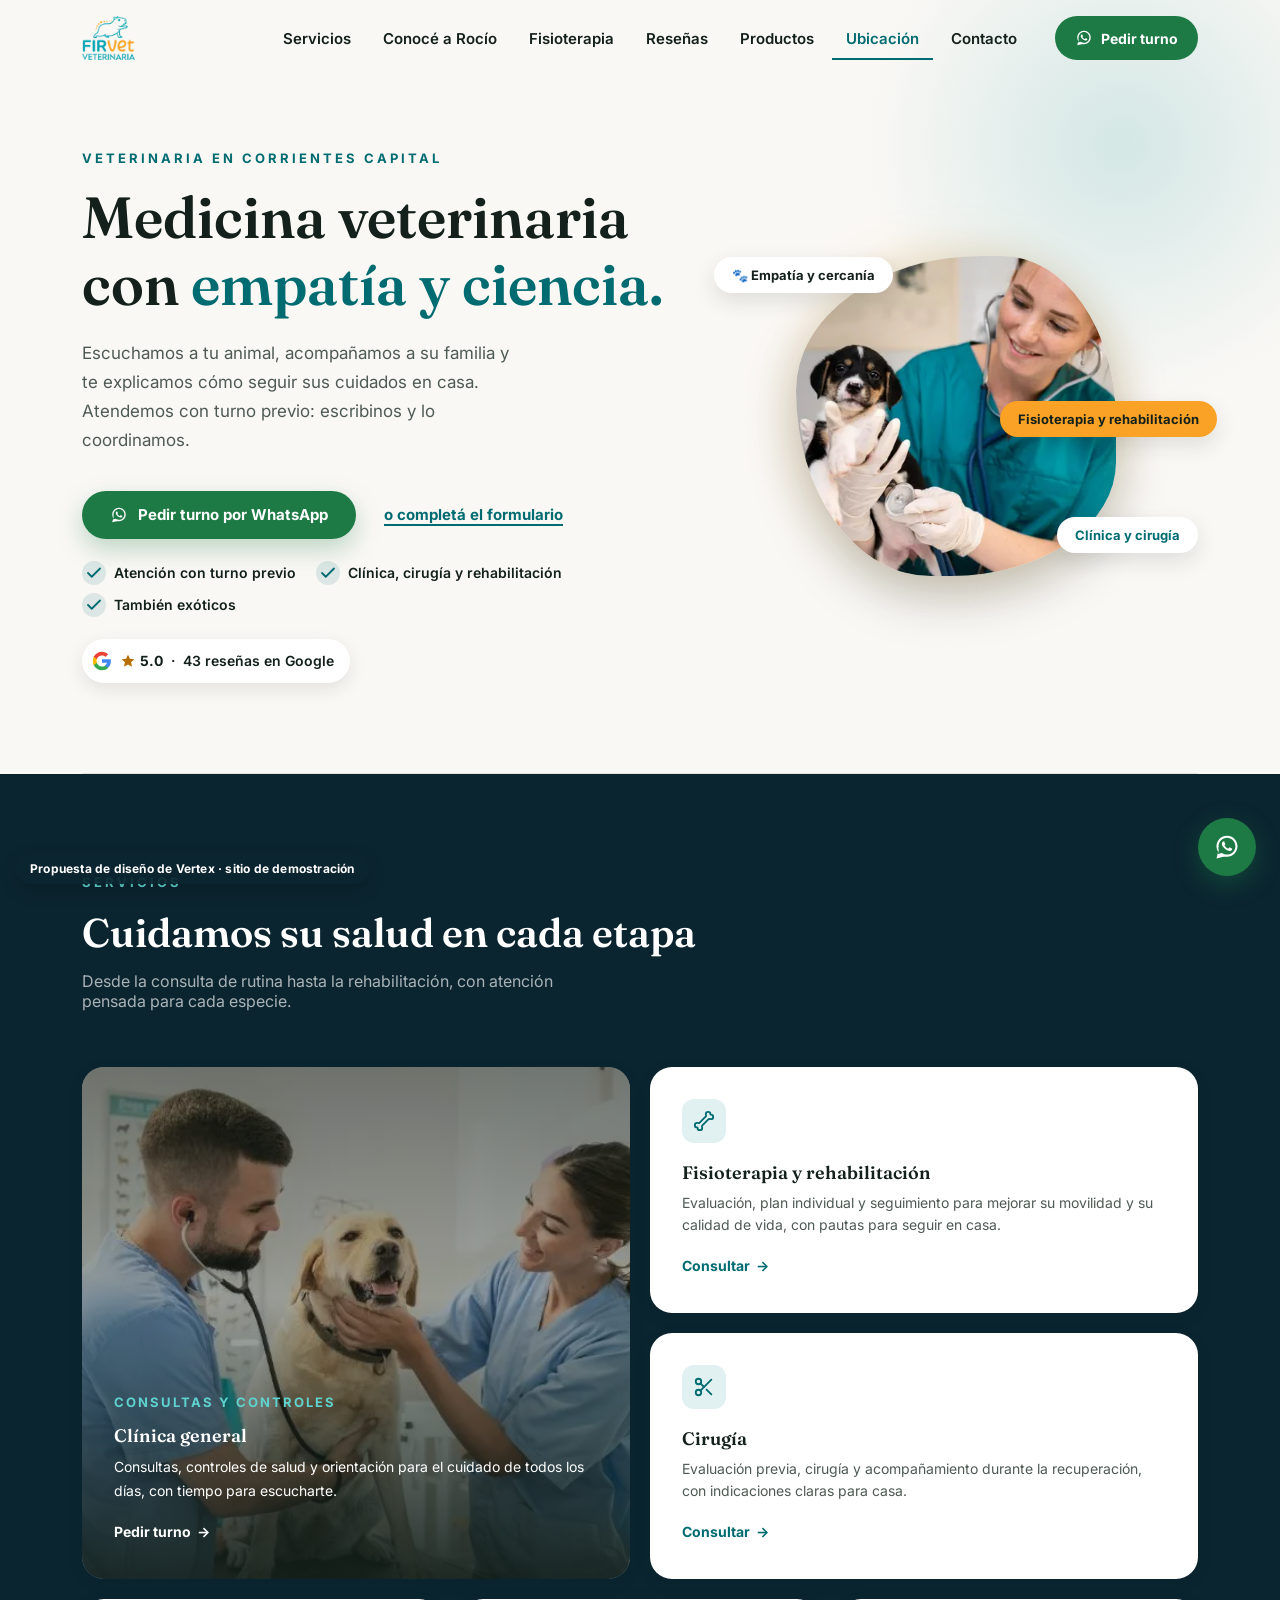
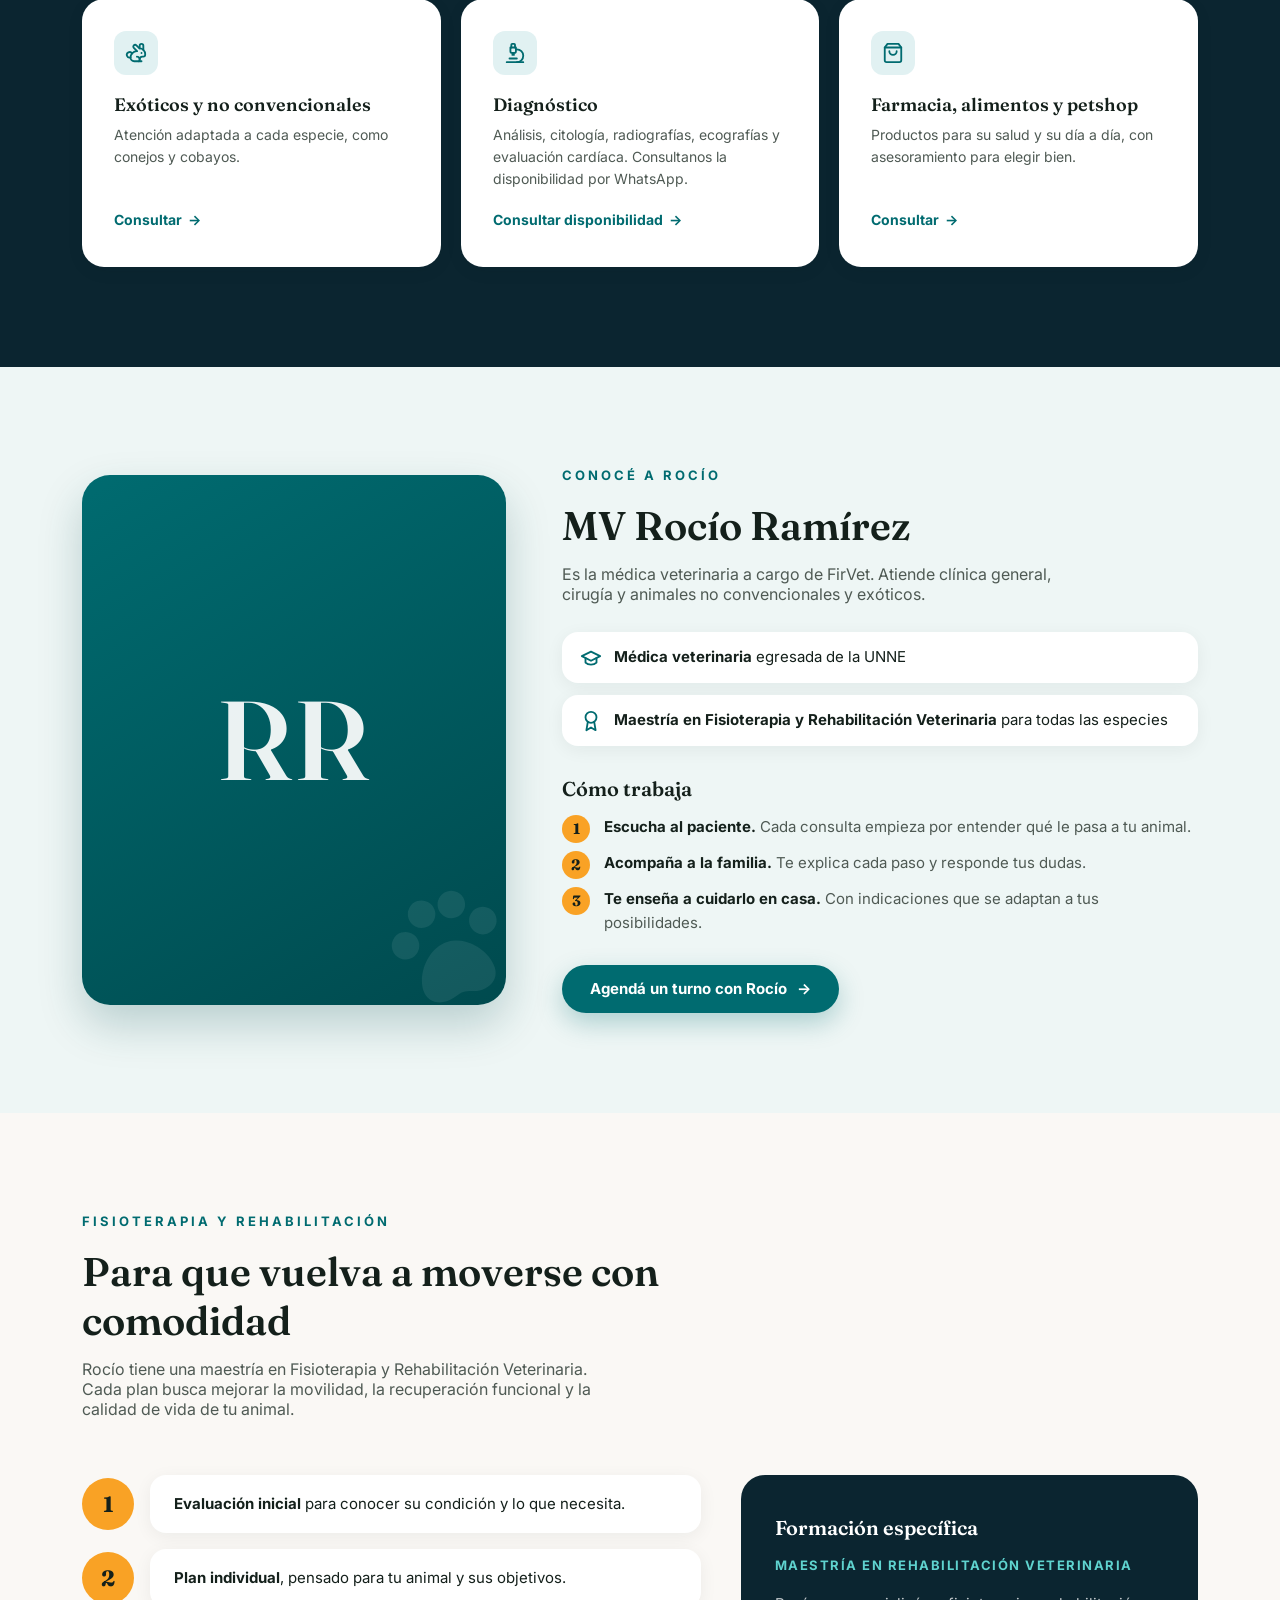
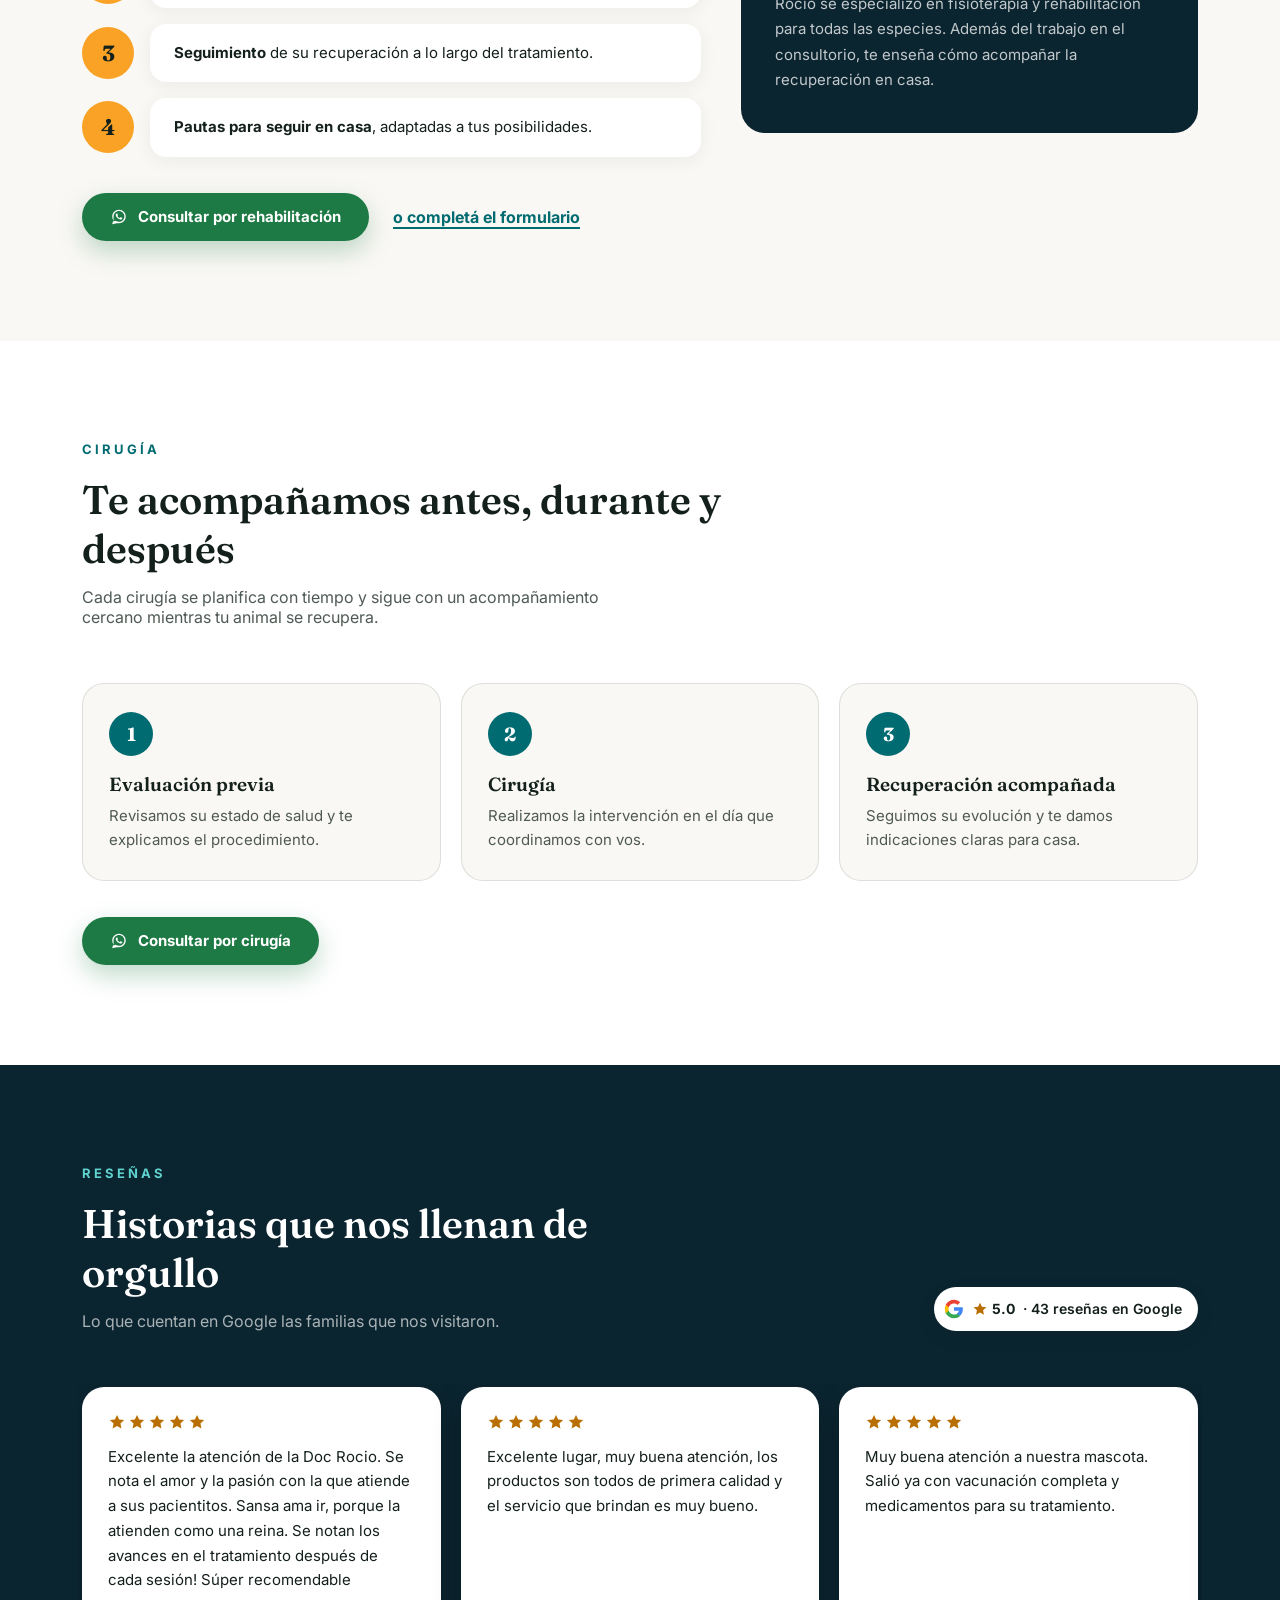
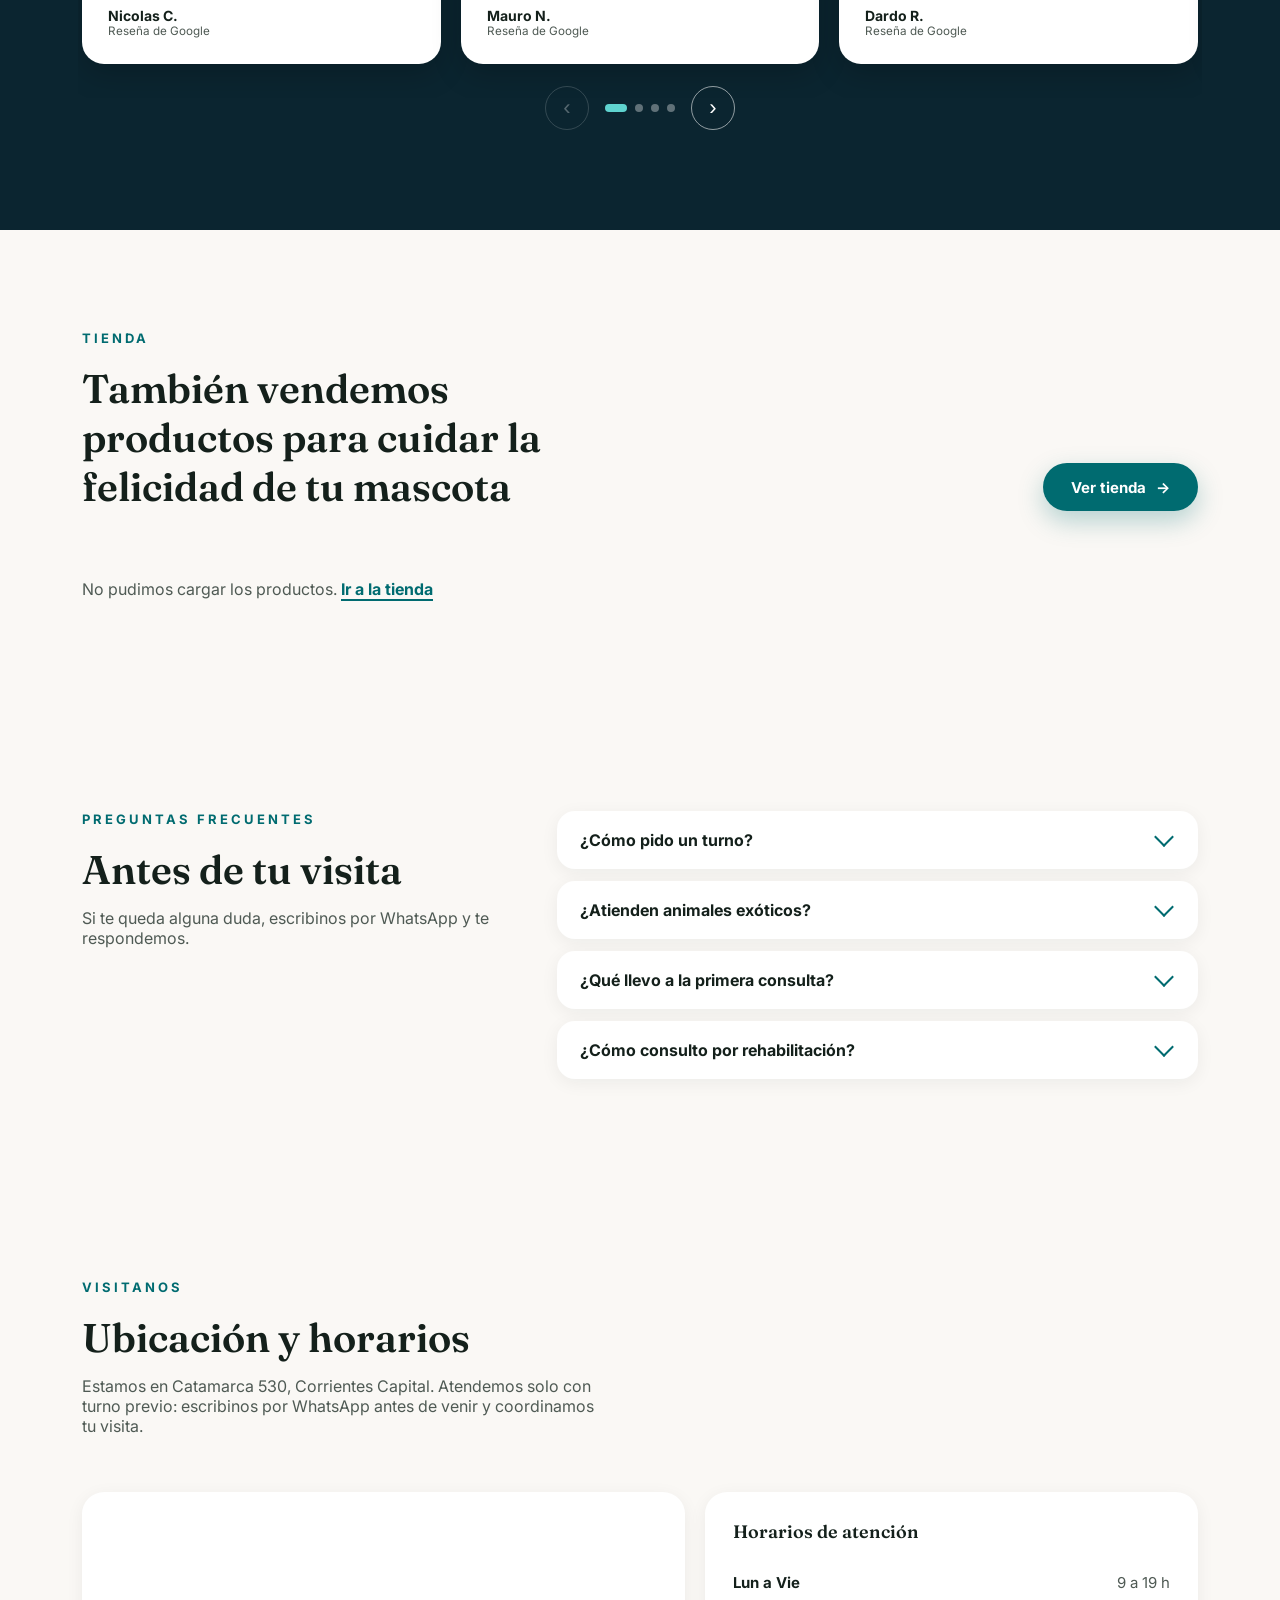
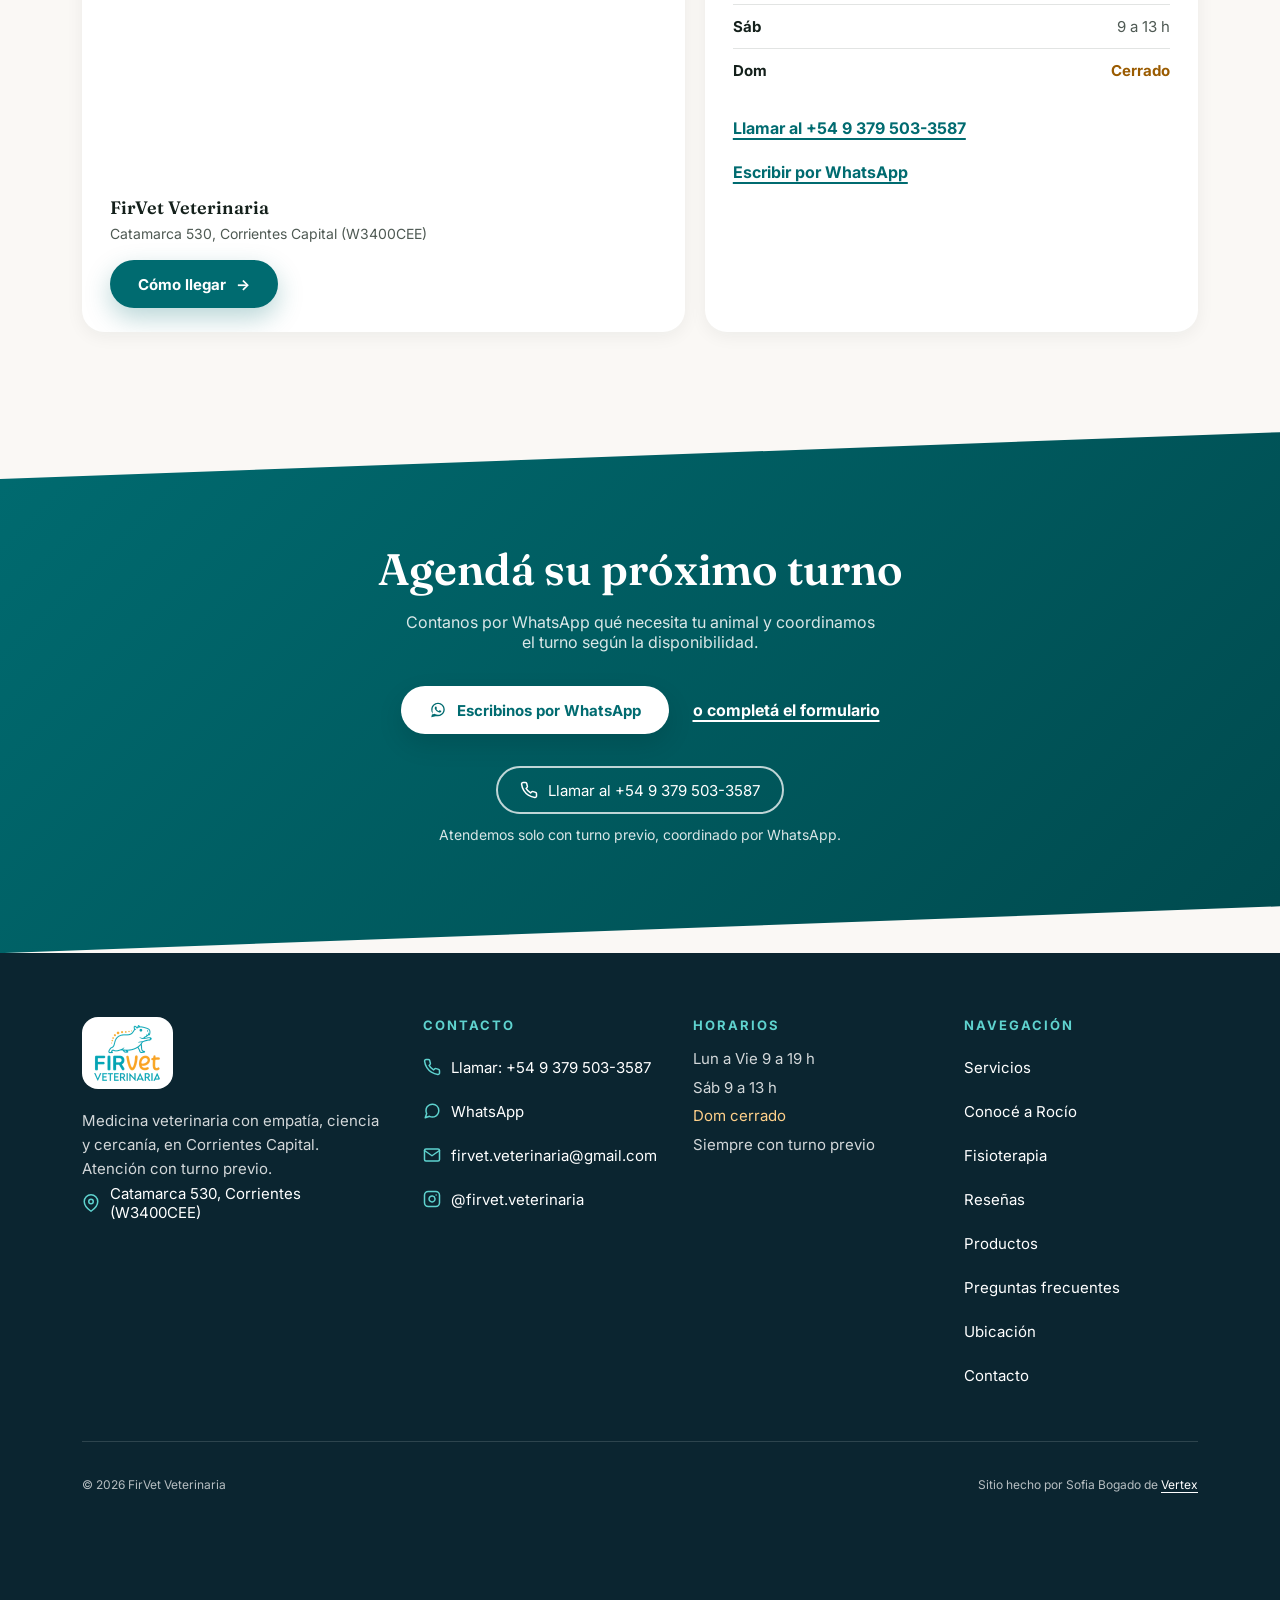
<file: index.html>
<!DOCTYPE html>
<html lang="es">
<head>
<!-- Google Tag Manager -->
<script>(function(w,d,s,l,i){w[l]=w[l]||[];w[l].push({'gtm.start':
new Date().getTime(),event:'gtm.js'});var f=d.getElementsByTagName(s)[0],
j=d.createElement(s),dl=l!='dataLayer'?'&l='+l:'';j.async=true;j.src=
'https://www.googletagmanager.com/gtm.js?id='+i+dl;f.parentNode.insertBefore(j,f);
})(window,document,'script','dataLayer','GTM-5HXCVXFG');</script>
<!-- End Google Tag Manager -->
<meta charset="UTF-8">
<meta name="viewport" content="width=device-width, initial-scale=1.0">
<!-- DEMO: sacar esta línea cuando la clienta apruebe el sitio y se publique de verdad (y poner DEMO = false en site.js) -->
<meta name="robots" content="noindex, nofollow">
<meta name="theme-color" content="#0A8F94">
<title>FirVet — Clínica veterinaria en Corrientes Capital</title>
<meta name="description" content="Veterinaria en Corrientes Capital con atención con turno previo: clínica general, fisioterapia y rehabilitación, cirugía, animales exóticos y diagnóstico.">
<link rel="canonical" href="https://bogadosofia.github.io/FirVet/">
<meta property="og:type" content="website">
<meta property="og:site_name" content="FirVet Veterinaria">
<meta property="og:locale" content="es_AR">
<meta property="og:url" content="https://bogadosofia.github.io/FirVet/">
<meta property="og:title" content="FirVet — Clínica veterinaria en Corrientes Capital">
<meta property="og:description" content="Veterinaria en Corrientes Capital con atención con turno previo: clínica general, fisioterapia y rehabilitación, cirugía, animales exóticos y diagnóstico.">
<meta property="og:image" content="https://bogadosofia.github.io/FirVet/og-image.jpg">
<meta property="og:image:width" content="1200">
<meta property="og:image:height" content="630">
<meta property="og:image:alt" content="Logo de FirVet Veterinaria, Catamarca 530, Corrientes Capital">
<meta name="twitter:card" content="summary_large_image">
<meta name="twitter:title" content="FirVet — Clínica veterinaria en Corrientes Capital">
<meta name="twitter:description" content="Veterinaria en Corrientes Capital con atención con turno previo: clínica general, fisioterapia y rehabilitación, cirugía, animales exóticos y diagnóstico.">
<meta name="twitter:image" content="https://bogadosofia.github.io/FirVet/og-image.jpg">
<link rel="icon" href="favicon.ico" sizes="48x48">
<link rel="icon" type="image/png" sizes="32x32" href="icons/favicon-32.png">
<link rel="icon" type="image/png" sizes="16x16" href="icons/favicon-16.png">
<link rel="apple-touch-icon" sizes="180x180" href="icons/apple-touch-icon.png">
<link rel="manifest" href="manifest.json">
<meta name="apple-mobile-web-app-capable" content="yes">
<meta name="apple-mobile-web-app-status-bar-style" content="default">
<meta name="apple-mobile-web-app-title" content="FirVet">
<link rel="preconnect" href="https://fonts.googleapis.com">
<link rel="preconnect" href="https://fonts.gstatic.com" crossorigin>
<link href="https://fonts.googleapis.com/css2?family=Fraunces:opsz,wght@9..144,500;9..144,600;9..144,700&family=Inter:wght@400;500;600;700&display=swap" rel="stylesheet">
<link rel="stylesheet" href="site.css">
<style>

  /* FLOATING NAV */

  /* WHATSAPP FAB */

  /* OFF-CANVAS MENU */

  /* HERO */
  .hero{
    padding:150px 0 90px;
    position:relative;
    overflow:hidden;
  }
  .hero-divider-line{height:1px;background:rgba(20,32,27,0.1);}
  .hero::before{
    content:'';
    position:absolute;
    top:-15%;right:-8%;
    width:520px;height:520px;
    background:radial-gradient(circle, rgba(10,143,148,0.16) 0%, transparent 70%);
    pointer-events:none;
  }
  .hero-grid{
    display:grid;
    grid-template-columns:1.1fr 0.9fr;
    gap:40px;
    align-items:center;
    position:relative;
    z-index:1;
  }
  @keyframes fadeUp{
    from{opacity:0;transform:translateY(24px);}
    to{opacity:1;transform:translateY(0);}
  }

  .hero .eyebrow{opacity:0;animation:fadeUp .8s ease .1s forwards;}
  .hero h1{
    font-size:clamp(34px,5.2vw,58px);
    font-weight:600;
    line-height:1.15;
    margin-bottom:22px;
    opacity:0;
    animation:fadeUp .8s ease .2s forwards;
  }
  .hero h1 em{color:var(--primary-strong);font-style:normal;}
  .hero p{
    font-size:17px;
    color:var(--text-sub);
    max-width:440px;
    margin-bottom:36px;
    line-height:1.7;
    opacity:0;
    animation:fadeUp .8s ease .3s forwards;
  }
  .hero-ctas .text-link{font-size:15px;}
  .hero-ctas{
    display:flex;
    align-items:center;
    gap:28px;
    flex-wrap:wrap;
    opacity:0;
    animation:fadeUp .8s ease .4s forwards;
  }

  .hero-visual{
    position:relative;
    height:380px;
    opacity:0;
    animation:fadeUp .9s ease .25s forwards;
  }
  .blob-glow{
    position:absolute;
    inset:0;
    margin:auto;
    width:360px;height:360px;
    background:radial-gradient(circle, rgba(10,143,148,0.35), rgba(249,162,37,0.18) 55%, transparent 75%);
    filter:blur(18px);
    animation:pulseGlow 5s ease-in-out infinite;
  }
  @keyframes pulseGlow{
    0%,100%{transform:scale(1);opacity:0.8;}
    50%{transform:scale(1.08);opacity:1;}
  }
  .blob{
    position:absolute;
    inset:0;
    margin:auto;
    width:320px;height:320px;
    overflow:hidden;
    border-radius:62% 38% 55% 45% / 45% 55% 38% 62%;
    box-shadow:0 20px 50px rgba(20,32,27,0.25);
    animation:blobMove 9s ease-in-out infinite;
  }
  .blob img{width:100%;height:100%;object-fit:cover;display:block;}
  @keyframes blobMove{
    0%,100%{border-radius:62% 38% 55% 45% / 45% 55% 38% 62%;}
    50%{border-radius:45% 55% 38% 62% / 62% 38% 55% 45%;}
  }
  .chip{
    position:absolute;
    background:var(--surface);
    border-radius:999px;
    padding:10px 18px;
    font-size:13px;
    font-weight:700;
    box-shadow:0 8px 22px rgba(20,32,27,0.12);
    animation:floatChip 4s ease-in-out infinite;
  }
  @keyframes floatChip{
    0%,100%{transform:translateY(0);}
    50%{transform:translateY(-8px);}
  }
  .chip-1{top:8%;left:0;animation-delay:0s;}
  .chip-2{bottom:14%;right:0;color:var(--primary-strong);animation-delay:.6s;}
  .chip-3{top:46%;right:-4%;background:var(--accent);color:var(--ink);animation-delay:1.2s;}

  section{padding:100px 0;}
  .section-head{margin-bottom:56px;}
  .section-head .eyebrow{text-align:left;}
  .section-head h2{
    font-size:clamp(26px,3.6vw,40px);
    font-weight:600;
    max-width:640px;
  }
  .section-head p{color:var(--text-sub);font-size:16px;margin-top:14px;max-width:520px;}

  /* SERVICIOS - BENTO */
  .bento{
    display:grid;
    grid-template-columns:repeat(6,minmax(0,1fr));
    gap:20px;
  }
  .bento-item{
    border-radius:22px;
    padding:32px;
    background:var(--surface);
    box-shadow:0 4px 18px rgba(20,32,27,0.06);
    transition:opacity .7s cubic-bezier(.16,1,.3,1), transform .3s ease, box-shadow .3s ease;
  }
  .bento-item:hover{transform:translateY(-6px);box-shadow:0 16px 34px rgba(20,32,27,0.12);}
  .bento-feature{
    grid-column:span 3;
    grid-row:span 2;
    position:relative;
    overflow:hidden;
    background:#14201B;
    color:#fff;
    display:flex;
    flex-direction:column;
    justify-content:flex-end;
    min-height:340px;
  }
  .bento-feature-img{position:absolute;inset:0;width:100%;height:100%;object-fit:cover;z-index:0;}
  .bento-feature::before{content:'';position:absolute;inset:0;z-index:1;background:linear-gradient(0deg, rgba(20,32,27,0.92) 0%, rgba(20,32,27,0.35) 55%, rgba(20,32,27,0.55) 100%);}
  .bento-feature > :not(img){position:relative;z-index:2;}
  .bento-feature .tag{color:var(--secondary);font-size:13px;font-weight:700;letter-spacing:2px;text-transform:uppercase;margin-bottom:14px;}
  .bento-feature h3{font-size:26px;font-weight:600;margin-bottom:12px;}
  .bento-item.bento-feature p{color:#fff;font-size:14px;line-height:1.7;}
  .bento-item{display:flex;flex-direction:column;}
  .bento-half{grid-column:span 3;}
  .bento-third{grid-column:span 2;}
  .bento-icon{
    width:44px;height:44px;
    border-radius:12px;
    background:rgba(10,143,148,0.12);
    display:flex;align-items:center;justify-content:center;
    margin-bottom:18px;
  }
  .bento-icon svg{width:22px;height:22px;stroke:var(--primary-strong);}
  .bento-item h3{font-size:18px;font-weight:600;margin-bottom:8px;}
  .bento-item p{font-size:14px;color:var(--text-sub);line-height:1.6;}
  .bento-link{
    margin-top:auto;padding-top:14px;align-self:flex-start;
    display:inline-flex;align-items:center;gap:6px;min-height:44px;
    font-weight:700;font-size:14px;color:var(--primary-strong);
  }
  .bento-link:hover{text-decoration:underline;text-underline-offset:3px;}
  .bento-feature .tag{margin-top:auto;}
  .bento-feature .bento-link{color:#fff;margin-top:0;}

  /* BADGE GOOGLE */
  .g-badge{
    display:inline-flex;align-items:center;gap:8px;min-height:44px;padding:6px 16px 6px 10px;border-radius:999px;
    background:var(--surface);color:var(--ink);font-size:14px;font-weight:600;
    box-shadow:0 6px 18px rgba(20,32,27,0.1);transition:transform .2s ease;
  }
  .g-badge:hover{transform:translateY(-2px);}
  .g-badge > svg{width:20px;height:20px;flex-shrink:0;}
  .g-stars{display:inline-flex;align-items:center;gap:4px;}
  .g-stars svg{width:16px;height:16px;fill:#B86E00;}
  .hero-badge{margin-top:22px;opacity:0;animation:fadeUp .8s ease .5s forwards;}

  /* RESEÑAS */
  .resenas-head{display:flex;justify-content:space-between;align-items:flex-end;gap:24px;flex-wrap:wrap;}
  /* Carrusel: 3 reseñas visibles en compu, 2 en tablet y 1 en celular (con la siguiente asomando) */
  .reviews-grid{
    display:flex;gap:20px;overflow-x:auto;scroll-snap-type:x mandatory;overscroll-behavior-x:contain;
    scrollbar-width:none;padding:4px 4px 34px;margin:-4px -4px -34px;scroll-padding:0 4px;
  }
  .reviews-grid::-webkit-scrollbar{display:none;}
  .reviews-grid:focus-visible{outline:3px solid var(--secondary);outline-offset:4px;border-radius:24px;}
  .reviews-grid > .review-card{flex:0 0 calc((100% - 40px) / 3);scroll-snap-align:start;}
  @media(max-width:1024px){.reviews-grid > .review-card{flex-basis:calc((100% - 20px) / 2);}}
  @media(max-width:700px){.reviews-grid > .review-card{flex-basis:86%;}}
  .reviews-nav{display:flex;align-items:center;justify-content:center;gap:16px;margin-top:22px;}
  .reviews-arrow{
    width:44px;height:44px;border-radius:50%;border:1.5px solid rgba(255,255,255,0.55);
    background:transparent;color:#fff;font-size:22px;line-height:1;cursor:pointer;
    display:flex;align-items:center;justify-content:center;transition:background .2s ease, opacity .2s ease;
  }
  .reviews-arrow:hover{background:rgba(255,255,255,0.1);}
  .reviews-arrow:disabled{opacity:.3;cursor:default;background:transparent;}
  .reviews-dots{display:flex;gap:8px;}
  .reviews-dots span{width:8px;height:8px;border-radius:999px;background:rgba(255,255,255,0.35);transition:width .25s ease, background .25s ease;}
  .reviews-dots span.on{width:22px;background:var(--secondary);}
  @media(prefers-reduced-motion:reduce){.reviews-dots span{transition:none;}}
  .review-card{
    background:var(--surface);color:var(--ink);border-radius:22px;padding:26px;
    display:flex;flex-direction:column;gap:14px;box-shadow:0 10px 30px rgba(0,0,0,0.2);
  }
  .review-stars{display:flex;gap:2px;}
  .review-stars svg{width:18px;height:18px;fill:#B86E00;}
  .review-text{font-size:15px;line-height:1.65;color:var(--ink);}
  .review-author{margin-top:auto;font-weight:700;font-size:14px;}
  .review-author small{display:block;font-weight:400;color:var(--text-sub);}


  /* TEASER TIENDA */
  .store-head{display:flex;justify-content:space-between;align-items:flex-end;gap:20px;flex-wrap:wrap;}
  .store-head h2{max-width:560px;}
  .store-teaser{display:grid;grid-template-columns:repeat(4,minmax(0,1fr));gap:20px;}
  .store-card{
    background:var(--surface);border-radius:20px;overflow:hidden;
    box-shadow:0 4px 18px rgba(20,32,27,0.07);display:flex;flex-direction:column;
    transition:transform .25s ease, box-shadow .25s ease;
  }
  .store-card:hover{transform:translateY(-4px);box-shadow:0 14px 30px rgba(20,32,27,0.12);}
  .store-card .ph{position:relative;aspect-ratio:1/1;overflow:hidden;background:#F2EFEA;display:flex;align-items:center;justify-content:center;font-size:40px;}
  .store-card img{position:absolute;inset:0;width:100%;height:100%;object-fit:contain;padding:12px;box-sizing:border-box;}
  .store-card-body{padding:16px 18px 20px;}
  .store-card h3{font-family:'Inter',sans-serif;font-size:15px;font-weight:700;line-height:1.35;margin-bottom:6px;}
  .store-card .price{font-family:'Fraunces',serif;font-weight:600;font-size:18px;color:var(--primary-strong);}
  .store-card .price.ask{font-family:'Inter',sans-serif;font-size:14px;font-weight:700;}
  .store-card.skeleton{min-height:280px;background:linear-gradient(100deg,#EFEBE5 30%,#F7F4F0 50%,#EFEBE5 70%);background-size:200% 100%;animation:shimmer 1.4s linear infinite;box-shadow:none;}
  @keyframes shimmer{to{background-position:-200% 0;}}
  .store-empty{grid-column:1/-1;color:var(--text-sub);}

  /* HERO: DATOS CLAVE */
  .hero-facts{display:flex;flex-wrap:wrap;gap:8px 20px;margin-top:22px;opacity:0;animation:fadeUp .8s ease .45s forwards;}
  .hero-facts li{display:inline-flex;align-items:center;gap:8px;font-size:14px;font-weight:600;color:var(--ink);}
  .hero-facts svg{width:18px;height:18px;flex-shrink:0;padding:3px;border-radius:50%;background:rgba(0,107,112,0.12);color:var(--primary-strong);box-sizing:content-box;}

  /* CONOCÉ A ROCÍO */
  .rocio-band{background:#EEF6F5;}
  .rocio-grid{display:grid;grid-template-columns:0.8fr 1.2fr;gap:56px;align-items:center;}
  .rocio-photo{
    position:relative;aspect-ratio:4 / 5;border-radius:28px;overflow:hidden;
    background:linear-gradient(150deg, var(--primary-strong) 0%, #004A4E 100%);
    display:flex;align-items:center;justify-content:center;box-shadow:0 20px 44px rgba(0,74,78,0.22);
  }
  .rocio-initials{font-family:'Fraunces',serif;font-size:clamp(64px,9vw,112px);font-weight:600;color:rgba(255,255,255,0.92);letter-spacing:2px;}
  .rocio-paw{position:absolute;right:-18px;bottom:-18px;width:150px;height:150px;color:rgba(255,255,255,0.08);transform:rotate(-18deg);}
  .rocio-text .section-head{margin-bottom:28px;}
  .rocio-creds{display:flex;flex-direction:column;gap:12px;margin-bottom:30px;}
  .rocio-creds li{display:flex;align-items:flex-start;gap:12px;background:var(--surface);border-radius:16px;padding:14px 18px;font-size:15px;line-height:1.5;box-shadow:0 4px 18px rgba(20,32,27,0.06);}
  .rocio-creds svg{width:22px;height:22px;flex-shrink:0;color:var(--primary-strong);margin-top:1px;}
  .rocio-sub{font-size:20px;font-weight:600;margin-bottom:14px;}
  .rocio-ways{list-style:none;counter-reset:way;display:flex;flex-direction:column;gap:12px;}
  .rocio-ways li{counter-increment:way;position:relative;padding-left:42px;font-size:15px;line-height:1.6;color:var(--text-sub);}
  .rocio-ways li strong{color:var(--ink);}
  .rocio-ways li::before{
    content:counter(way);position:absolute;left:0;top:0;width:28px;height:28px;border-radius:50%;
    background:var(--accent);color:var(--ink);font-family:'Fraunces',serif;font-weight:700;font-size:15px;
    display:flex;align-items:center;justify-content:center;
  }
  .rocio-cta{margin-top:30px;}

  /* CIRUGÍA */
  .cirugia-band{background:var(--surface);}
  .surgery-steps{list-style:none;display:grid;grid-template-columns:repeat(3,minmax(0,1fr));gap:20px;counter-reset:none;}
  .surgery-step{position:relative;background:var(--bg);border-radius:22px;padding:28px 26px;border:1px solid var(--line);}
  .surgery-num{
    display:flex;align-items:center;justify-content:center;width:44px;height:44px;border-radius:50%;margin-bottom:16px;
    background:var(--primary-strong);color:#fff;font-family:'Fraunces',serif;font-weight:700;font-size:19px;
  }
  .surgery-step h3{font-size:19px;font-weight:600;margin-bottom:8px;}
  .surgery-step p{font-size:15px;line-height:1.6;color:var(--text-sub);}

  /* PREGUNTAS FRECUENTES */
  .faq-grid{display:grid;grid-template-columns:0.8fr 1.2fr;gap:48px;align-items:start;}
  .faq-list{display:flex;flex-direction:column;gap:12px;}
  .faq-item{background:var(--surface);border-radius:18px;box-shadow:0 4px 18px rgba(20,32,27,0.06);border:1px solid transparent;transition:border-color .2s ease;}
  .faq-item[open]{border-color:rgba(0,107,112,0.35);}
  .faq-item summary{
    list-style:none;cursor:pointer;display:flex;align-items:center;justify-content:space-between;gap:16px;
    min-height:56px;padding:16px 22px;font-weight:700;font-size:16px;color:var(--ink);border-radius:18px;
  }
  .faq-item summary::-webkit-details-marker{display:none;}
  .faq-item summary::after{
    content:"";flex-shrink:0;width:12px;height:12px;margin-right:4px;
    border-right:2.5px solid var(--primary-strong);border-bottom:2.5px solid var(--primary-strong);
    transform:translateY(-3px) rotate(45deg);transition:transform .25s ease;
  }
  .faq-item[open] summary::after{transform:translateY(3px) rotate(-135deg);}
  .faq-item summary:hover{color:var(--primary-strong);}
  .faq-item p{padding:0 22px 20px;font-size:15px;line-height:1.65;color:var(--text-sub);}

  /* FISIOTERAPIA */
  .fisio-grid{
    display:grid;
    grid-template-columns:1.15fr 0.85fr;
    gap:40px;
    align-items:start;
  }
  .fisio-steps{display:flex;flex-direction:column;gap:16px;}
  .fisio-step{display:flex;align-items:center;gap:16px;}
  .fisio-step-num{
    width:52px;height:52px;
    border-radius:50%;
    background:var(--accent);
    color:var(--ink);
    display:flex;align-items:center;justify-content:center;
    font-family:'Fraunces',serif;
    font-size:22px;font-weight:700;
    flex-shrink:0;
  }
  .fisio-step-text{
    flex:1;
    background:var(--surface);
    border-radius:16px;
    padding:18px 24px;
    font-size:15px;
    color:var(--ink);
    line-height:1.5;
    box-shadow:0 4px 18px rgba(20,32,27,0.06);
  }
  .fisio-faq{
    background:var(--menu-dark);
    color:#fff;
    border-radius:24px;
    padding:40px 34px;
    position:sticky;
    top:100px;
  }
  .fisio-faq h3{font-size:20px;font-weight:600;margin-bottom:14px;}
  .fisio-faq .fisio-answer{
    display:inline-block;
    color:var(--secondary);
    font-weight:700;
    text-transform:uppercase;
    font-size:13px;
    letter-spacing:1.5px;
    margin-bottom:18px;
  }
  .fisio-faq p{color:rgba(255,255,255,0.75);font-size:15px;line-height:1.7;}
  .fisio-tech{margin-top:44px;}
  .fisio-tech-label{
    display:block;
    color:var(--primary-strong);
    font-size:13px;
    font-weight:700;
    letter-spacing:2px;
    text-transform:uppercase;
    margin-bottom:16px;
  }
  .tech-cards{display:grid;grid-template-columns:repeat(4,minmax(0,1fr));gap:16px;}
  .tech-card{
    all:unset;box-sizing:border-box;display:block;cursor:pointer;
    height:240px;perspective:1000px;border-radius:20px;
    font-family:inherit;-webkit-tap-highlight-color:transparent;
  }
  .tech-card:focus-visible{outline:3px solid var(--primary-strong);outline-offset:3px;}
  .tech-card-inner{
    position:relative;display:block;width:100%;height:100%;
    -webkit-transform-style:preserve-3d;transform-style:preserve-3d;transition:transform .6s cubic-bezier(.4,.2,.2,1);
    will-change:transform;
  }
  .tech-card.flipped .tech-card-inner{transform:rotateY(180deg);}
  .tech-face{
    position:absolute;inset:0;border-radius:20px;padding:24px 20px;
    display:flex;flex-direction:column;align-items:center;justify-content:center;text-align:center;
    -webkit-backface-visibility:hidden;backface-visibility:hidden;
  }
  /* rotateY(0) explícito: sin esto Safari/iOS muestra la cara de atrás espejada durante el giro */
  .tech-front{background:var(--surface);box-shadow:0 4px 18px rgba(20,32,27,0.07);transform:rotateY(0deg);}
  .tech-icon{
    width:56px;height:56px;border-radius:16px;margin-bottom:16px;
    display:flex;align-items:center;justify-content:center;
    background:rgba(10,143,148,0.1);color:var(--primary-strong);
  }
  .tech-icon svg{width:28px;height:28px;}
  .tech-name{font-weight:700;font-size:17px;color:var(--ink);}
  .tech-hint{margin-top:10px;font-size:12px;color:var(--text-sub);}
  .tech-back{background:var(--menu-dark);color:#fff;transform:rotateY(180deg);}
  .tech-back-title{color:var(--secondary);font-weight:700;font-size:13px;letter-spacing:1.5px;text-transform:uppercase;margin-bottom:10px;}
  .tech-back-text{font-size:14px;line-height:1.55;color:rgba(255,255,255,0.85);}
  @media(max-width:900px){.tech-cards{grid-template-columns:repeat(2,minmax(0,1fr));}}
  @media(max-width:640px){
    .tech-cards{gap:12px;}
    .tech-card{height:260px;}
    .tech-face{padding:18px 12px;}
    .tech-name{font-size:14px;overflow-wrap:anywhere;hyphens:auto;}
    .tech-back-title{font-size:11px;letter-spacing:0;overflow-wrap:anywhere;}
    .tech-back-text{font-size:13px;}
  }
  @media(max-width:360px){.tech-cards{grid-template-columns:1fr;}.tech-card{height:220px;}}
  @media(prefers-reduced-motion:reduce){.tech-card-inner{transition:none;}}

  /* PRODUCTOS */

  /* UBICACIÓN Y HORARIOS */
  .visit-grid{
    display:grid;
    grid-template-columns:1.1fr 0.9fr;
    gap:20px;
    align-items:stretch;
  }
  .map-card{
    border-radius:22px;
    overflow:hidden;
    box-shadow:0 4px 18px rgba(20,32,27,0.06);
    background:var(--surface);
    display:flex;
    flex-direction:column;
    transition:opacity .7s cubic-bezier(.16,1,.3,1), transform .3s ease, box-shadow .3s ease;
  }
  .map-card:hover{transform:translateY(-6px);box-shadow:0 16px 34px rgba(20,32,27,0.12);}
  .map-card iframe{width:100%;height:280px;border:0;display:block;}
  .map-card-body{padding:24px 28px;}
  .map-card-body h3{font-size:18px;font-weight:600;margin-bottom:6px;}
  .map-card-body p{font-size:14px;color:var(--text-sub);margin-bottom:18px;}
  .hours-card{
    border-radius:22px;
    padding:28px;
    background:var(--surface);
    box-shadow:0 4px 18px rgba(20,32,27,0.06);
    transition:opacity .7s cubic-bezier(.16,1,.3,1), transform .3s ease, box-shadow .3s ease;
  }
  .hours-card:hover{transform:translateY(-6px);box-shadow:0 16px 34px rgba(20,32,27,0.12);}
  .hours-card h3{font-size:18px;font-weight:600;margin-bottom:18px;}
  .hours-compact{display:flex;flex-direction:column;}
  .hours-compact li{display:flex;justify-content:space-between;padding:12px 0;border-bottom:1px solid var(--line);font-size:15px;}
  .hours-compact li:last-child{border-bottom:none;}
  .hours-compact .day{font-weight:700;}
  .hours-compact .hours{color:var(--text-sub);}
  .hours-compact .closed .hours{color:var(--accent-strong);font-weight:700;}
  .hours-actions{margin-top:14px;display:flex;flex-direction:column;align-items:flex-start;}

  /* CASOS BAND */
  #resenas{background:var(--menu-dark);color:#fff;}
  #resenas .section-head h2{color:#fff;}
  #resenas .section-head p{color:rgba(255,255,255,0.65);}
  .reviews-cta{margin-top:8px;}

  /* SERVICIOS BAND */
  #servicios{background:var(--menu-dark);color:#fff;}
  #servicios .section-head h2{color:#fff;}
  #servicios .section-head p{color:rgba(255,255,255,0.65);}
  #servicios .bento-item:not(.bento-feature) h3{color:var(--ink);}


  /* CONTACT BAND */
  .contact-band{position:relative;padding:110px 0;color:#fff;overflow:hidden;}
  .contact-band::before{
    content:'';
    position:absolute;inset:0;
    background:linear-gradient(135deg, var(--primary-strong), #004A4E);
    clip-path:polygon(0 9%,100% 0,100% 91%,0 100%);
    z-index:0;
  }
  .contact-band .container{position:relative;z-index:1;text-align:center;}
  .contact-band h2{font-size:clamp(28px,4.4vw,44px);font-weight:600;margin-bottom:16px;}
  .contact-band p{color:rgba(255,255,255,0.85);max-width:480px;margin:0 auto 34px;}
  .contact-band .container{display:flex;flex-direction:column;align-items:center;}
  .contact-band-ctas{display:flex;align-items:center;justify-content:center;gap:8px 24px;flex-wrap:wrap;}
  .call-box{margin-top:32px;display:flex;flex-direction:column;align-items:center;gap:12px;max-width:520px;}
  .call-link{
    display:inline-flex;align-items:center;gap:10px;min-height:48px;padding:10px 22px;border-radius:999px;
    border:2px solid rgba(255,255,255,0.75);color:#fff;font-size:15px;transition:background .2s ease;
  }
  .call-link:hover{background:rgba(255,255,255,0.12);}
  .nowrap{white-space:nowrap;}
  .call-link svg{width:18px;height:18px;flex-shrink:0;}
  .contact-band .call-box p{margin:0;font-size:14px;}
  .fisio-cta{margin-top:36px;display:flex;align-items:center;gap:8px 24px;flex-wrap:wrap;}

  /* FOOTER */

  @media(max-width:900px){
    .hero-grid{grid-template-columns:1fr;}
    .hero-visual{height:240px;margin-top:8px;}
    .blob-glow{width:260px;height:260px;}
    .blob{width:220px;height:220px;}
    .chip-3{right:0;} /* con el hero a ancho completo, el -4% la sacaba de la pantalla */
    .chip-2{right:auto;left:0;} /* a la derecha la tapaba el botón flotante de WhatsApp */
    .bento-feature{grid-column:span 6;min-height:300px;}
    .store-teaser{grid-template-columns:repeat(2,minmax(0,1fr));}
    .rocio-grid,.faq-grid{grid-template-columns:1fr;gap:32px;}
    .rocio-photo{max-width:340px;width:100%;aspect-ratio:1 / 1;}
    .surgery-steps{grid-template-columns:1fr;gap:14px;}
    .faq-grid .section-head{margin-bottom:0;}
    .fisio-grid{grid-template-columns:1fr;}
    .fisio-faq{position:static;}
    .visit-grid{grid-template-columns:1fr;}
  }
  @media(max-width:640px){
    section{padding:64px 0;}

    .hero{padding:110px 0 60px;}
    .hero p{max-width:none;}
    .hero-ctas .text-link{font-size:15px;}
  .hero-ctas{width:100%;}
    .pill-btn{width:100%;justify-content:center;}
    .section-head{margin-bottom:36px;}

    .bento{grid-template-columns:1fr;}
    .bento-item.bento-item{grid-column:1 / -1;}
    .store-teaser{gap:12px;}
    .hero-facts{justify-content:center;}
    .rocio-photo{max-width:none;aspect-ratio:16 / 9;border-radius:20px;}
    .faq-item summary{padding:14px 18px;font-size:15px;}
    .faq-item p{padding:0 18px 18px;}
    .fisio-step{align-items:flex-start;}
    .fisio-step-num{width:42px;height:42px;font-size:18px;}
    .fisio-faq{padding:32px 24px;}
  }
  /* HERO MOBILE (< 768px): foto rectangular arriba, textos y CTA a ancho completo, sin etiquetas flotantes */
  @media(max-width:767px){
    .hero{padding:calc(var(--header-h) + 12px) 0 40px;}
    .hero-grid{grid-template-columns:1fr;gap:20px;}
    .hero-visual{order:-1;height:auto;margin-top:0;}
    .hero .blob-glow,.hero .chip,.hero .eyebrow{display:none;}
    .blob{
      position:relative;inset:auto;margin:0;width:100%;height:auto;aspect-ratio:4 / 3;
      border-radius:16px;animation:none;box-shadow:0 12px 28px rgba(20,32,27,0.16);
    }
    .hero h1{font-size:30px;line-height:1.18;margin-bottom:12px;}
    .hero p{font-size:16px;line-height:1.6;margin-bottom:20px;max-width:none;}
    .hero-ctas{flex-direction:column;align-items:stretch;gap:4px;}
    .hero-ctas .pill-btn{width:100%;justify-content:center;}
    .hero-ctas .text-link{align-self:center;min-height:44px;display:inline-flex;align-items:center;}
    .hero-badge{margin-top:2px;text-align:center;}
    .hero-badge .g-badge{background:none;box-shadow:none;padding:0;gap:6px;color:var(--ink);}
    .hero-badge .g-badge:hover{transform:none;}
    .hero-badge .g-badge > svg{display:none;}
    .hero-badge .g-badge > span:last-child{text-decoration:underline;text-underline-offset:3px;}

    /* SERVICIOS MOBILE: grilla 2x3 de tarjetas compactas; toda la tarjeta es el link */
    .bento{grid-template-columns:repeat(2,minmax(0,1fr));grid-auto-rows:1fr;gap:12px;margin:0;padding:0;}
    .bento .bento-item.bento-item{
      grid-column:auto;grid-row:auto;min-height:104px;padding:14px;border-radius:18px;
      justify-content:space-between;
      position:relative;overflow:hidden;-webkit-tap-highlight-color:transparent;
      transition:opacity .7s cubic-bezier(.16,1,.3,1), transform .12s ease, box-shadow .12s ease;
    }
    .bento .bento-item:hover{transform:none;box-shadow:0 4px 18px rgba(20,32,27,0.06);}
    .bento .bento-item.visible:active,.bento .bento-item:active{transform:scale(.96);box-shadow:0 0 0 3px var(--secondary);}
    .bento-icon{width:32px;height:32px;border-radius:9px;margin:0 0 12px;flex-shrink:0;}
    .bento-icon svg{width:17px;height:17px;}
    /* Solo ícono + título. Sin guiones: si una palabra no entra, baja entera a la línea siguiente.
       15px desde 375px; en pantallas más angostas baja un poco para que "convencionales" entre en el ancho. */
    .bento .bento-item h3{
      font-size:clamp(13px, 4vw, 15px);line-height:1.25;margin:auto 0 0;
      hyphens:none;-webkit-hyphens:none;overflow-wrap:normal;word-break:normal;
    }
    .bento .bento-item p{display:none;}

    /* El link cubre toda la tarjeta; su texto se oculta y el nombre accesible lo da el aria-label */
    .bento .bento-link{
      position:absolute;inset:0;z-index:3;margin:0;padding:0;min-height:0;
      align-self:stretch; /* con flex-start, Chrome lo dejaba con altura 0 */
      font-size:0;color:transparent;border-radius:inherit;
    }
    .bento .bento-link:focus-visible{outline:3px solid var(--secondary);outline-offset:-3px;}
    .bento .bento-feature{justify-content:flex-end;}
    .bento .bento-feature .tag{display:none;}
    .bento .bento-feature::before{background:linear-gradient(0deg, rgba(20,32,27,0.94) 0%, rgba(20,32,27,0.7) 55%, rgba(20,32,27,0.35) 100%);}
    .bento .bento-feature h3{color:#fff;}
  }
  @media(max-width:340px){
    /* Pantallas muy angostas (320px): un poco menos de padding y letra para que "convencionales" entre sin partirse */
    .bento .bento-item.bento-item{padding:12px;}
    .bento .bento-item h3{font-size:12.5px;}
  }
</style>
<script type="application/ld+json">
{
  "@context": "https://schema.org",
  "@type": "VeterinaryCare",
  "@id": "https://bogadosofia.github.io/FirVet/#clinica",
  "name": "FirVet Veterinaria",
  "url": "https://bogadosofia.github.io/FirVet/",
  "logo": "https://bogadosofia.github.io/FirVet/logo.png",
  "image": "https://bogadosofia.github.io/FirVet/og-image.jpg",
  "telephone": "+54 9 379 503-3587",
  "email": "firvet.veterinaria@gmail.com",
  "address": {
    "@type": "PostalAddress",
    "streetAddress": "Catamarca 530",
    "addressLocality": "Corrientes",
    "addressRegion": "Corrientes",
    "postalCode": "W3400CEE",
    "addressCountry": "AR"
  },
  "geo": { "@type": "GeoCoordinates", "latitude": -27.4638639, "longitude": -58.8328057 },
  "hasMap": "https://maps.app.goo.gl/swao9cz3iKC9LN326",
  "openingHoursSpecification": [
    { "@type": "OpeningHoursSpecification", "dayOfWeek": ["Monday","Tuesday","Wednesday","Thursday","Friday"], "opens": "09:00", "closes": "19:00" },
    { "@type": "OpeningHoursSpecification", "dayOfWeek": "Saturday", "opens": "09:00", "closes": "13:00" }
  ],
  "sameAs": ["https://instagram.com/firvet.veterinaria"]
}
</script>
<!-- TODO CONTENIDO: openingHoursSpecification usa los horarios sin confirmar; revisarlo cuando la clienta los confirme. -->
<!-- TODO CONTENIDO: verificar las coordenadas "geo" (tomadas de OpenStreetMap para Catamarca 530) contra el pin de Google Maps. -->
</head>
<body>
<!-- Google Tag Manager (noscript) -->
<noscript><iframe src="https://www.googletagmanager.com/ns.html?id=GTM-5HXCVXFG"
height="0" width="0" style="display:none;visibility:hidden"></iframe></noscript>
<!-- End Google Tag Manager (noscript) -->

<a class="skip-link" href="#main">Saltar al contenido</a>

<header class="site-header" id="siteHeader">
  <div class="container header-inner">
    <a href="index.html" class="brand"><img src="logo.webp" alt="FirVet Veterinaria — inicio" width="53" height="44"></a>
    <nav class="main-nav" aria-label="Principal">
      <ul>
        <li><a href="#servicios">Servicios</a></li>
        <li><a href="#rocio">Conocé a Rocío</a></li>
        <li><a href="#fisioterapia">Fisioterapia</a></li>
        <li><a href="#resenas">Reseñas</a></li>
        <li><a href="tienda.html">Productos</a></li>
        <li><a href="#ubicacion">Ubicación</a></li>
        <li><a href="contacto.html">Contacto</a></li>
      </ul>
    </nav>
    <a class="header-cta" href="https://wa.me/5493795033587?text=%C2%A1Hola%20FirVet!%20Quiero%20pedir%20un%20turno%20para%20mi%20mascota." target="_blank" rel="noopener"><svg viewBox="0 0 32 32" aria-hidden="true"><path d="M16.001 3C9.373 3 4 8.373 4 15c0 2.362.688 4.564 1.874 6.418L4 29l7.775-1.842A11.94 11.94 0 0 0 16.001 27C22.628 27 28 21.627 28 15S22.628 3 16.001 3zm0 21.6c-1.98 0-3.855-.548-5.457-1.5l-.392-.232-4.61 1.092 1.127-4.49-.257-.407A9.55 9.55 0 0 1 6.4 15c0-5.294 4.307-9.6 9.601-9.6 5.293 0 9.6 4.306 9.6 9.6 0 5.293-4.307 9.6-9.6 9.6zm5.264-7.19c-.288-.144-1.706-.843-1.971-.938-.264-.096-.457-.144-.649.144-.192.288-.745.938-.913 1.13-.168.192-.336.216-.624.072-.288-.144-1.216-.448-2.316-1.428-.856-.763-1.434-1.706-1.602-1.994-.168-.288-.018-.444.126-.588.129-.128.288-.336.432-.504.144-.168.192-.288.288-.48.096-.192.048-.36-.024-.504-.072-.144-.649-1.564-.889-2.14-.234-.563-.472-.487-.649-.496l-.553-.01c-.192 0-.504.072-.768.36-.264.288-1.008.985-1.008 2.404 0 1.418 1.032 2.788 1.176 2.98.144.192 2.03 3.1 4.918 4.347.687.297 1.223.474 1.641.606.689.219 1.316.188 1.812.114.553-.083 1.706-.697 1.947-1.372.24-.674.24-1.252.168-1.372-.072-.12-.264-.192-.552-.336z"/></svg>Pedir turno</a>
    <button type="button" class="menu-btn" id="menuToggle" aria-label="Abrir menú" aria-expanded="false" aria-controls="menuPanel">
      <svg viewBox="0 0 24 24" fill="none" stroke-width="2" stroke-linecap="round" stroke-linejoin="round" aria-hidden="true">
        <line class="bar bar1" x1="3" y1="6" x2="21" y2="6"/>
        <line class="bar bar2" x1="3" y1="12" x2="21" y2="12"/>
        <line class="bar bar3" x1="3" y1="18" x2="21" y2="18"/>
      </svg>
    </button>
  </div>
</header>

<div class="menu-panel" id="menuPanel" role="dialog" aria-modal="true" aria-label="Menú">
  <div class="menu-panel-inner">
    <nav class="menu-links" aria-label="Menú principal">
      <a href="#servicios">Servicios</a>
      <a href="#rocio">Conocé a Rocío</a>
      <a href="#fisioterapia">Fisioterapia</a>
      <a href="#resenas">Reseñas</a>
      <a href="tienda.html">Productos</a>
      <a href="#ubicacion">Ubicación</a>
      <a href="contacto.html">Contacto</a>
    </nav>
    <div class="menu-call">
      <a class="pill-btn light" href="tel:+5493795033587"><svg stroke="currentColor" viewBox="0 0 24 24" fill="none" stroke-width="2" stroke-linecap="round" stroke-linejoin="round" aria-hidden="true"><path d="M22 16.92v3a2 2 0 0 1-2.18 2 19.79 19.79 0 0 1-8.63-3.07 19.5 19.5 0 0 1-6-6 19.79 19.79 0 0 1-3.07-8.67A2 2 0 0 1 4.11 2h3a2 2 0 0 1 2 1.72c.13.96.36 1.9.68 2.81a2 2 0 0 1-.45 2.11L8.09 9.91a16 16 0 0 0 6 6l1.27-1.27a2 2 0 0 1 2.11-.45c.91.32 1.85.55 2.81.68A2 2 0 0 1 22 16.92z"/></svg>Llamar al +54 9 379 503-3587</a>
      <p>Atendemos solo con turno previo, coordinado por WhatsApp.</p>
    </div>
    <div class="menu-foot">
      <a href="https://wa.me/5493795033587" target="_blank" rel="noopener">WhatsApp +54 9 379 503-3587</a>
      <a href="mailto:firvet.veterinaria@gmail.com">firvet.veterinaria@gmail.com</a>
      <a href="https://instagram.com/firvet.veterinaria" target="_blank" rel="noopener">@firvet.veterinaria</a>
      <a href="https://maps.app.goo.gl/swao9cz3iKC9LN326" target="_blank" rel="noopener">Catamarca 530, Corrientes</a>
    </div>
    <button type="button" class="pill-btn install-app-btn" id="installAppBtn" hidden>
      <svg viewBox="0 0 24 24" fill="none" stroke="currentColor" stroke-width="2" stroke-linecap="round" stroke-linejoin="round" aria-hidden="true"><path d="M12 3v12m0 0l-4-4m4 4l4-4M4 21h16"/></svg>
      Descargar app
    </button>
  </div>
</div>

<a href="https://wa.me/5493795033587?text=%C2%A1Hola%20FirVet!%20Quiero%20pedir%20un%20turno%20para%20mi%20mascota." target="_blank" rel="noopener" class="whatsapp-fab" aria-label="Escribinos por WhatsApp">
  <svg viewBox="0 0 32 32" aria-hidden="true"><path d="M16.001 3C9.373 3 4 8.373 4 15c0 2.362.688 4.564 1.874 6.418L4 29l7.775-1.842A11.94 11.94 0 0 0 16.001 27C22.628 27 28 21.627 28 15S22.628 3 16.001 3zm0 21.6c-1.98 0-3.855-.548-5.457-1.5l-.392-.232-4.61 1.092 1.127-4.49-.257-.407A9.55 9.55 0 0 1 6.4 15c0-5.294 4.307-9.6 9.601-9.6 5.293 0 9.6 4.306 9.6 9.6 0 5.293-4.307 9.6-9.6 9.6zm5.264-7.19c-.288-.144-1.706-.843-1.971-.938-.264-.096-.457-.144-.649.144-.192.288-.745.938-.913 1.13-.168.192-.336.216-.624.072-.288-.144-1.216-.448-2.316-1.428-.856-.763-1.434-1.706-1.602-1.994-.168-.288-.018-.444.126-.588.129-.128.288-.336.432-.504.144-.168.192-.288.288-.48.096-.192.048-.36-.024-.504-.072-.144-.649-1.564-.889-2.14-.234-.563-.472-.487-.649-.496l-.553-.01c-.192 0-.504.072-.768.36-.264.288-1.008.985-1.008 2.404 0 1.418 1.032 2.788 1.176 2.98.144.192 2.03 3.1 4.918 4.347.687.297 1.223.474 1.641.606.689.219 1.316.188 1.812.114.553-.083 1.706-.697 1.947-1.372.24-.674.24-1.252.168-1.372-.072-.12-.264-.192-.552-.336z"/></svg>
</a>

<main id="main">
<section class="hero">
  <div class="container hero-grid">
    <div>
      <span class="eyebrow">Veterinaria en Corrientes Capital</span>
      <h1>Medicina veterinaria con <em>empatía y ciencia.</em></h1>
      <p>Escuchamos a tu animal, acompañamos a su familia y te explicamos cómo seguir sus cuidados en casa. Atendemos con turno previo: escribinos y lo coordinamos.</p>
      <div class="hero-ctas">
        <a href="https://wa.me/5493795033587?text=%C2%A1Hola%20FirVet!%20Quiero%20pedir%20un%20turno%20para%20mi%20mascota." target="_blank" rel="noopener" class="pill-btn wa"><svg viewBox="0 0 32 32" fill="#fff" aria-hidden="true"><path d="M16.001 3C9.373 3 4 8.373 4 15c0 2.362.688 4.564 1.874 6.418L4 29l7.775-1.842A11.94 11.94 0 0 0 16.001 27C22.628 27 28 21.627 28 15S22.628 3 16.001 3zm0 21.6c-1.98 0-3.855-.548-5.457-1.5l-.392-.232-4.61 1.092 1.127-4.49-.257-.407A9.55 9.55 0 0 1 6.4 15c0-5.294 4.307-9.6 9.601-9.6 5.293 0 9.6 4.306 9.6 9.6 0 5.293-4.307 9.6-9.6 9.6zm5.264-7.19c-.288-.144-1.706-.843-1.971-.938-.264-.096-.457-.144-.649.144-.192.288-.745.938-.913 1.13-.168.192-.336.216-.624.072-.288-.144-1.216-.448-2.316-1.428-.856-.763-1.434-1.706-1.602-1.994-.168-.288-.018-.444.126-.588.129-.128.288-.336.432-.504.144-.168.192-.288.288-.48.096-.192.048-.36-.024-.504-.072-.144-.649-1.564-.889-2.14-.234-.563-.472-.487-.649-.496l-.553-.01c-.192 0-.504.072-.768.36-.264.288-1.008.985-1.008 2.404 0 1.418 1.032 2.788 1.176 2.98.144.192 2.03 3.1 4.918 4.347.687.297 1.223.474 1.641.606.689.219 1.316.188 1.812.114.553-.083 1.706-.697 1.947-1.372.24-.674.24-1.252.168-1.372-.072-.12-.264-.192-.552-.336z"/></svg>Pedir turno por WhatsApp</a>
        <a href="contacto.html" class="text-link">o completá el formulario</a>
      </div>
      <ul class="hero-facts" aria-label="Datos clave">
        <li><svg viewBox="0 0 24 24" fill="none" stroke="currentColor" stroke-width="2.4" stroke-linecap="round" stroke-linejoin="round" aria-hidden="true"><path d="M20 6 9 17l-5-5"/></svg>Atención con turno previo</li>
        <li><svg viewBox="0 0 24 24" fill="none" stroke="currentColor" stroke-width="2.4" stroke-linecap="round" stroke-linejoin="round" aria-hidden="true"><path d="M20 6 9 17l-5-5"/></svg>Clínica, cirugía y rehabilitación</li>
        <li><svg viewBox="0 0 24 24" fill="none" stroke="currentColor" stroke-width="2.4" stroke-linecap="round" stroke-linejoin="round" aria-hidden="true"><path d="M20 6 9 17l-5-5"/></svg>También exóticos</li>
      </ul>
      <div class="hero-badge"><a class="g-badge" data-reviews-badge href="https://www.google.com/maps?cid=15733491255711557415" target="_blank" rel="noopener"><svg viewBox="0 0 24 24" aria-hidden="true"><path fill="#4285F4" d="M22.6 12.2c0-.8-.1-1.5-.2-2.2H12v4.2h5.9c-.3 1.4-1 2.5-2.2 3.3v2.7h3.6c2.1-1.9 3.3-4.8 3.3-8z"/><path fill="#34A853" d="M12 23c3 0 5.5-1 7.3-2.7l-3.6-2.7c-1 .7-2.3 1.1-3.7 1.1-2.9 0-5.3-1.9-6.2-4.5H2.1v2.8C3.9 20.5 7.7 23 12 23z"/><path fill="#FBBC05" d="M5.8 14.2c-.2-.7-.4-1.4-.4-2.2s.1-1.5.4-2.2V7H2.1C1.4 8.5 1 10.2 1 12s.4 3.5 1.1 5l3.7-2.8z"/><path fill="#EA4335" d="M12 5.4c1.6 0 3.1.6 4.2 1.7l3.2-3.2C17.5 2.1 15 1 12 1 7.7 1 3.9 3.5 2.1 7l3.7 2.8C6.7 7.3 9.1 5.4 12 5.4z"/></svg><span class="g-stars"><svg viewBox="0 0 24 24" aria-hidden="true"><path d="M12 2.5l2.9 6.1 6.6.8-4.9 4.6 1.3 6.6L12 17.3l-5.9 3.3 1.3-6.6-4.9-4.6 6.6-.8z"/></svg><strong data-reviews-rating>5.0</strong></span><span aria-hidden="true">·</span><span><span data-reviews-total>43</span> reseñas en Google</span></a></div>
    </div>
    <div class="hero-visual">
      <div class="blob-glow"></div>
      <div class="blob">
        <!-- TODO CONTENIDO: reemplazar por una foto propia de FirVet. Esta es de stock (antes se cargaba desde axoncomunicacion.net); revisar licencia/atribución. -->
        <img src="img/hero-640.webp" srcset="img/hero-400.webp 400w, img/hero-640.webp 640w" sizes="(max-width: 767px) calc(100vw - 32px), 320px" width="640" height="640" alt="Veterinaria revisando a un cachorro con el estetoscopio" fetchpriority="high" decoding="async">
      </div>
      <span class="chip chip-1">🐾 Empatía y cercanía</span>
      <span class="chip chip-2">Clínica y cirugía</span>
      <span class="chip chip-3">Fisioterapia y rehabilitación</span>
    </div>
  </div>
</section>

<div class="hero-divider" aria-hidden="true">
  <div class="container">
    <div class="hero-divider-line"></div>
  </div>
</div>

<section id="servicios" class="on-dark">
  <div class="container">
    <div class="section-head reveal">
      <span class="eyebrow">Servicios</span>
      <h2>Cuidamos su salud en cada etapa</h2>
      <p>Desde la consulta de rutina hasta la rehabilitación, con atención pensada para cada especie.</p>
    </div>
    <div class="bento">
      <div class="bento-item bento-feature reveal">
        <!-- TODO CONTENIDO: foto de stock (antes se cargaba desde postgradoveterinaria.com). Reemplazar por una foto propia de FirVet cuando la clienta la pase. -->
        <img class="bento-feature-img" src="img/atencion-clinica-750.webp" srcset="img/atencion-clinica-480.webp 480w, img/atencion-clinica-750.webp 750w" sizes="(max-width: 900px) 100vw, 580px" width="750" height="450" alt="" loading="lazy" decoding="async">
        <span class="tag">Consultas y controles</span>
        <h3>Clínica general</h3>
        <p>Consultas, controles de salud y orientación para el cuidado de todos los días, con tiempo para escucharte.</p>
        <a class="bento-link" href="https://wa.me/5493795033587?text=%C2%A1Hola%20FirVet!%20Quiero%20pedir%20un%20turno%20de%20cl%C3%ADnica%20general%20para%20mi%20mascota." target="_blank" rel="noopener" aria-label="Clínica general: pedir turno por WhatsApp">Pedir turno <span aria-hidden="true">→</span></a>
      </div>
      <div class="bento-item bento-half reveal">
        <div class="bento-icon"><svg viewBox="0 0 24 24" fill="none" stroke="currentColor" stroke-width="2" stroke-linecap="round" stroke-linejoin="round" aria-hidden="true"><path d="M17 10c.7-.7 1.69 0 2.5 0a2.5 2.5 0 1 0 0-5 .5.5 0 0 1-.5-.5 2.5 2.5 0 1 0-5 0c0 .81.7 1.8 0 2.5l-7 7c-.7.7-1.69 0-2.5 0a2.5 2.5 0 0 0 0 5c.28 0 .5.22.5.5a2.5 2.5 0 1 0 5 0c0-.81-.7-1.8 0-2.5Z"/></svg></div>
        <h3>Fisioterapia y rehabilitación</h3>
        <p>Evaluación, plan individual y seguimiento para mejorar su movilidad y su calidad de vida, con pautas para seguir en casa.</p>
        <a class="bento-link" href="https://wa.me/5493795033587?text=%C2%A1Hola%20FirVet!%20Quiero%20consultar%20por%20fisioterapia%20y%20rehabilitaci%C3%B3n%20para%20mi%20mascota." target="_blank" rel="noopener" aria-label="Fisioterapia y rehabilitación: consultar por WhatsApp">Consultar <span aria-hidden="true">→</span></a>
      </div>
      <div class="bento-item bento-half reveal">
        <div class="bento-icon"><svg viewBox="0 0 24 24" fill="none" stroke="currentColor" stroke-width="2" stroke-linecap="round" stroke-linejoin="round" aria-hidden="true"><circle cx="6" cy="6" r="3"/><path d="M8.12 8.12 12 12"/><path d="M20 4 8.12 15.88"/><circle cx="6" cy="18" r="3"/><path d="M14.8 14.8 20 20"/></svg></div>
        <h3>Cirugía</h3>
        <p>Evaluación previa, cirugía y acompañamiento durante la recuperación, con indicaciones claras para casa.</p>
        <a class="bento-link" href="https://wa.me/5493795033587?text=%C2%A1Hola%20FirVet!%20Quiero%20consultar%20por%20una%20cirug%C3%ADa%20para%20mi%20mascota." target="_blank" rel="noopener" aria-label="Cirugía: consultar por WhatsApp">Consultar <span aria-hidden="true">→</span></a>
      </div>
      <div class="bento-item bento-third reveal">
        <div class="bento-icon"><svg viewBox="0 0 24 24" fill="none" stroke="currentColor" stroke-width="2" stroke-linecap="round" stroke-linejoin="round" aria-hidden="true"><path d="M13 16a3 3 0 0 1 2.24 5"/><path d="M18 12h.01"/><path d="M18 21h-8a4 4 0 0 1-4-4 7 7 0 0 1 7-7h.2L9.6 6.4a1 1 0 1 1 2.8-2.8L15.8 7h.2c3.3 0 6 2.7 6 6v1a2 2 0 0 1-2 2h-1a3 3 0 0 0-3 3"/><path d="M20 8.54V4a2 2 0 1 0-4 0v3"/><path d="M7.612 12.524a3 3 0 1 0-1.6 4.3"/></svg></div>
        <h3>Exóticos y no convencionales</h3>
        <p>Atención adaptada a cada especie, como conejos y cobayos.</p>
        <a class="bento-link" href="https://wa.me/5493795033587?text=%C2%A1Hola%20FirVet!%20Quiero%20pedir%20un%20turno%20para%20mi%20animal.%20La%20especie%20es%3A%20" target="_blank" rel="noopener" aria-label="Exóticos y no convencionales: consultar por WhatsApp">Consultar <span aria-hidden="true">→</span></a>
      </div>
      <div class="bento-item bento-third reveal">
        <div class="bento-icon"><svg viewBox="0 0 24 24" fill="none" stroke="currentColor" stroke-width="2" stroke-linecap="round" stroke-linejoin="round" aria-hidden="true"><path d="M6 18h8"/><path d="M3 22h18"/><path d="M14 22a7 7 0 1 0 0-14h-1"/><path d="M9 14h2"/><path d="M9 12a2 2 0 0 1-2-2V6h6v4a2 2 0 0 1-2 2Z"/><path d="M12 6V3a1 1 0 0 0-1-1H9a1 1 0 0 0-1 1v3"/></svg></div>
        <h3>Diagnóstico</h3>
        <p>Análisis, citología, radiografías, ecografías y evaluación cardíaca. Consultanos la disponibilidad por WhatsApp.</p>
        <a class="bento-link" href="https://wa.me/5493795033587?text=%C2%A1Hola%20FirVet!%20Quiero%20consultar%20la%20disponibilidad%20de%20estudios%20de%20diagn%C3%B3stico%20para%20mi%20mascota." target="_blank" rel="noopener" aria-label="Diagnóstico: consultar disponibilidad por WhatsApp">Consultar disponibilidad <span aria-hidden="true">→</span></a>
      </div>
      <div class="bento-item bento-third reveal">
        <div class="bento-icon"><svg viewBox="0 0 24 24" fill="none" stroke="currentColor" stroke-width="2" stroke-linecap="round" stroke-linejoin="round" aria-hidden="true"><path d="M6 2 3 6v14a2 2 0 0 0 2 2h14a2 2 0 0 0 2-2V6l-3-4Z"/><path d="M3 6h18"/><path d="M16 10a4 4 0 0 1-8 0"/></svg></div>
        <h3>Farmacia, alimentos y petshop</h3>
        <p>Productos para su salud y su día a día, con asesoramiento para elegir bien.</p>
        <a class="bento-link" href="https://wa.me/5493795033587?text=%C2%A1Hola%20FirVet!%20Quiero%20consultar%20por%20farmacia%2C%20alimentos%20o%20productos%20del%20petshop." target="_blank" rel="noopener" aria-label="Farmacia, alimentos y petshop: consultar por WhatsApp">Consultar <span aria-hidden="true">→</span></a>
      </div>
    </div>
  </div>
</section>

<section id="rocio" class="rocio-band">
  <div class="container rocio-grid">
    <div class="rocio-photo reveal" aria-hidden="true">
      <!-- TODO CONTENIDO: foto real de Rocío (pedírsela a la clienta). No usar stock acá: tiene que ser ella.
           Cuando esté, reemplazar este bloque por <img src="img/rocio.webp" alt="MV Rocío Ramírez en el consultorio de FirVet" ...>. -->
      <span class="rocio-initials">RR</span>
      <svg class="rocio-paw" viewBox="0 0 24 24" fill="currentColor"><circle cx="5.5" cy="9.5" r="2.2"/><circle cx="9.5" cy="5.5" r="2.2"/><circle cx="14.5" cy="5.5" r="2.2"/><circle cx="18.5" cy="9.5" r="2.2"/><path d="M12 11c-3.2 0-6 3.4-6 6.2 0 1.8 1.4 2.8 3 2.8 1.3 0 2-.6 3-.6s1.7.6 3 .6c1.6 0 3-1 3-2.8 0-2.8-2.8-6.2-6-6.2Z"/></svg>
    </div>
    <div class="rocio-text">
      <div class="section-head reveal">
        <span class="eyebrow">Conocé a Rocío</span>
        <h2>MV Rocío Ramírez</h2>
        <p>Es la médica veterinaria a cargo de FirVet. Atiende clínica general, cirugía y animales no convencionales y exóticos.</p>
      </div>
      <ul class="rocio-creds reveal">
        <li><svg viewBox="0 0 24 24" fill="none" stroke="currentColor" stroke-width="2" stroke-linecap="round" stroke-linejoin="round" aria-hidden="true"><path d="M22 10 12 5 2 10l10 5 10-5Z"/><path d="M6 12v5c3 3 9 3 12 0v-5"/></svg><span><strong>Médica veterinaria</strong> egresada de la UNNE</span></li>
        <li><svg viewBox="0 0 24 24" fill="none" stroke="currentColor" stroke-width="2" stroke-linecap="round" stroke-linejoin="round" aria-hidden="true"><circle cx="12" cy="8" r="6"/><path d="M15.48 12.89 17 22l-5-3-5 3 1.52-9.11"/></svg><span><strong>Maestría en Fisioterapia y Rehabilitación Veterinaria</strong> para todas las especies</span></li>
      </ul>
      <h3 class="rocio-sub reveal">Cómo trabaja</h3>
      <ol class="rocio-ways reveal">
        <li><strong>Escucha al paciente.</strong> Cada consulta empieza por entender qué le pasa a tu animal.</li>
        <li><strong>Acompaña a la familia.</strong> Te explica cada paso y responde tus dudas.</li>
        <li><strong>Te enseña a cuidarlo en casa.</strong> Con indicaciones que se adaptan a tus posibilidades.</li>
      </ol>
      <div class="rocio-cta reveal">
        <a href="https://wa.me/5493795033587?text=%C2%A1Hola%20FirVet!%20Quiero%20pedir%20un%20turno.%20El%20motivo%20de%20la%20consulta%20es%3A%20" target="_blank" rel="noopener" class="pill-btn">Agendá un turno con Rocío <span aria-hidden="true">→</span></a>
      </div>
    </div>
  </div>
</section>

<section id="fisioterapia">
  <div class="container">
    <div class="section-head reveal">
      <span class="eyebrow">Fisioterapia y rehabilitación</span>
      <h2>Para que vuelva a moverse con comodidad</h2>
      <p>Rocío tiene una maestría en Fisioterapia y Rehabilitación Veterinaria. Cada plan busca mejorar la movilidad, la recuperación funcional y la calidad de vida de tu animal.</p>
    </div>
    <div class="fisio-grid">
      <div class="fisio-steps">
        <div class="fisio-step reveal">
          <div class="fisio-step-num">1</div>
          <div class="fisio-step-text"><strong>Evaluación inicial</strong> para conocer su condición y lo que necesita.</div>
        </div>
        <div class="fisio-step reveal">
          <div class="fisio-step-num">2</div>
          <div class="fisio-step-text"><strong>Plan individual</strong>, pensado para tu animal y sus objetivos.</div>
        </div>
        <div class="fisio-step reveal">
          <div class="fisio-step-num">3</div>
          <div class="fisio-step-text"><strong>Seguimiento</strong> de su recuperación a lo largo del tratamiento.</div>
        </div>
        <div class="fisio-step reveal">
          <div class="fisio-step-num">4</div>
          <div class="fisio-step-text"><strong>Pautas para seguir en casa</strong>, adaptadas a tus posibilidades.</div>
        </div>
      </div>
      <div class="fisio-faq reveal">
        <h3>Formación específica</h3>
        <span class="fisio-answer">Maestría en rehabilitación veterinaria</span>
        <p>Rocío se especializó en fisioterapia y rehabilitación para todas las especies. Además del trabajo en el consultorio, te enseña cómo acompañar la recuperación en casa.</p>
        <!-- TODO CONTENIDO: antes este recuadro decía "¿Cuántas sesiones necesita? Depende de la enfermedad. Se le entrega al tutor una ficha explicativa del tratamiento con sus objetivos y pronóstico." Confirmar con la clienta si se puede volver a usar. -->
      </div>
    </div>
    <!-- TODO CONTENIDO: confirmar con la clienta si usa estas tecnologías (ultrasonido, magnetoterapia, electroestimulación, fototerapia)
         y revisar los textos del dorso. Mientras tanto quedan ocultas: para mostrarlas, quitar el atributo hidden. -->
    <div class="fisio-tech reveal" hidden>
      <span class="fisio-tech-label">Tecnologías que usamos</span>
      <div class="tech-cards">
        <button type="button" class="tech-card" aria-pressed="false">
          <span class="tech-card-inner">
            <span class="tech-face tech-front">
              <span class="tech-icon"><svg viewBox="0 0 24 24" fill="none" stroke="currentColor" stroke-width="2" stroke-linecap="round" stroke-linejoin="round"><path d="M2 12h3l2-5 3 10 3-8 2 3h7"/></svg></span>
              <span class="tech-name">Ultrasonido</span>
              <span class="tech-hint">Tocá para ver qué es</span>
            </span>
            <span class="tech-face tech-back">
              <span class="tech-back-title">Ultrasonido</span>
              <span class="tech-back-text">Ondas de sonido de alta frecuencia que llegan a los tejidos profundos. Desinflaman, alivian el dolor y ayudan a que músculos y tendones se recuperen más rápido.</span>
            </span>
          </span>
        </button>
        <button type="button" class="tech-card" aria-pressed="false">
          <span class="tech-card-inner">
            <span class="tech-face tech-front">
              <span class="tech-icon"><svg viewBox="0 0 24 24" fill="none" stroke="currentColor" stroke-width="2" stroke-linecap="round" stroke-linejoin="round"><path d="M6 3v9a6 6 0 0 0 12 0V3"/><path d="M6 7h4"/><path d="M14 7h4"/></svg></span>
              <span class="tech-name">Magnetoterapia</span>
              <span class="tech-hint">Tocá para ver qué es</span>
            </span>
            <span class="tech-face tech-back">
              <span class="tech-back-title">Magnetoterapia</span>
              <span class="tech-back-text">Campos magnéticos suaves que estimulan la regeneración de huesos y tejidos y reducen la inflamación. Es indolora y muy útil en artrosis y fracturas.</span>
            </span>
          </span>
        </button>
        <button type="button" class="tech-card" aria-pressed="false">
          <span class="tech-card-inner">
            <span class="tech-face tech-front">
              <span class="tech-icon"><svg viewBox="0 0 24 24" fill="none" stroke="currentColor" stroke-width="2" stroke-linecap="round" stroke-linejoin="round"><path d="M13 2 4 14h7l-1 8 9-12h-7z"/></svg></span>
              <span class="tech-name">Electroestimulación</span>
              <span class="tech-hint">Tocá para ver qué es</span>
            </span>
            <span class="tech-face tech-back">
              <span class="tech-back-title">Electroestimulación</span>
              <span class="tech-back-text">Pequeños impulsos eléctricos que activan los músculos para recuperar fuerza y evitar que se atrofien después de una cirugía o lesión. También calma el dolor.</span>
            </span>
          </span>
        </button>
        <button type="button" class="tech-card" aria-pressed="false">
          <span class="tech-card-inner">
            <span class="tech-face tech-front">
              <span class="tech-icon"><svg viewBox="0 0 24 24" fill="none" stroke="currentColor" stroke-width="2" stroke-linecap="round" stroke-linejoin="round"><circle cx="12" cy="12" r="4"/><path d="M12 2v2M12 20v2M4.9 4.9l1.4 1.4M17.7 17.7l1.4 1.4M2 12h2M20 12h2M4.9 19.1l1.4-1.4M17.7 6.3l1.4-1.4"/></svg></span>
              <span class="tech-name">Fototerapia</span>
              <span class="tech-hint">Tocá para ver qué es</span>
            </span>
            <span class="tech-face tech-back">
              <span class="tech-back-title">Fototerapia</span>
              <span class="tech-back-text">Luz de baja intensidad que acelera la cicatrización de heridas y desinflama las articulaciones, sin calor ni molestias para tu mascota.</span>
            </span>
          </span>
        </button>
      </div>
    </div>
    <div class="fisio-cta reveal">
      <a href="https://wa.me/5493795033587?text=%C2%A1Hola%20FirVet!%20Quiero%20consultar%20por%20fisioterapia%20y%20rehabilitaci%C3%B3n%20para%20mi%20mascota.%20Te%20cuento%20el%20caso%3A%20" target="_blank" rel="noopener" class="pill-btn wa"><svg viewBox="0 0 32 32" fill="#fff" aria-hidden="true"><path d="M16.001 3C9.373 3 4 8.373 4 15c0 2.362.688 4.564 1.874 6.418L4 29l7.775-1.842A11.94 11.94 0 0 0 16.001 27C22.628 27 28 21.627 28 15S22.628 3 16.001 3zm0 21.6c-1.98 0-3.855-.548-5.457-1.5l-.392-.232-4.61 1.092 1.127-4.49-.257-.407A9.55 9.55 0 0 1 6.4 15c0-5.294 4.307-9.6 9.601-9.6 5.293 0 9.6 4.306 9.6 9.6 0 5.293-4.307 9.6-9.6 9.6zm5.264-7.19c-.288-.144-1.706-.843-1.971-.938-.264-.096-.457-.144-.649.144-.192.288-.745.938-.913 1.13-.168.192-.336.216-.624.072-.288-.144-1.216-.448-2.316-1.428-.856-.763-1.434-1.706-1.602-1.994-.168-.288-.018-.444.126-.588.129-.128.288-.336.432-.504.144-.168.192-.288.288-.48.096-.192.048-.36-.024-.504-.072-.144-.649-1.564-.889-2.14-.234-.563-.472-.487-.649-.496l-.553-.01c-.192 0-.504.072-.768.36-.264.288-1.008.985-1.008 2.404 0 1.418 1.032 2.788 1.176 2.98.144.192 2.03 3.1 4.918 4.347.687.297 1.223.474 1.641.606.689.219 1.316.188 1.812.114.553-.083 1.706-.697 1.947-1.372.24-.674.24-1.252.168-1.372-.072-.12-.264-.192-.552-.336z"/></svg>Consultar por rehabilitación</a>
      <a href="contacto.html?motivo=fisioterapia" class="text-link">o completá el formulario</a>
    </div>
  </div>
</section>

<section id="cirugia" class="cirugia-band">
  <div class="container">
    <div class="section-head reveal">
      <span class="eyebrow">Cirugía</span>
      <h2>Te acompañamos antes, durante y después</h2>
      <p>Cada cirugía se planifica con tiempo y sigue con un acompañamiento cercano mientras tu animal se recupera.</p>
    </div>
    <ol class="surgery-steps">
      <li class="surgery-step reveal">
        <span class="surgery-num" aria-hidden="true">1</span>
        <h3>Evaluación previa</h3>
        <p>Revisamos su estado de salud y te explicamos el procedimiento.</p>
      </li>
      <li class="surgery-step reveal">
        <span class="surgery-num" aria-hidden="true">2</span>
        <h3>Cirugía</h3>
        <p>Realizamos la intervención en el día que coordinamos con vos.</p>
      </li>
      <li class="surgery-step reveal">
        <span class="surgery-num" aria-hidden="true">3</span>
        <h3>Recuperación acompañada</h3>
        <p>Seguimos su evolución y te damos indicaciones claras para casa.</p>
      </li>
    </ol>
    <div class="fisio-cta reveal">
      <a href="https://wa.me/5493795033587?text=%C2%A1Hola%20FirVet!%20Quiero%20consultar%20por%20una%20cirug%C3%ADa%20para%20mi%20mascota." target="_blank" rel="noopener" class="pill-btn wa"><svg viewBox="0 0 32 32" fill="#fff" aria-hidden="true"><path d="M16.001 3C9.373 3 4 8.373 4 15c0 2.362.688 4.564 1.874 6.418L4 29l7.775-1.842A11.94 11.94 0 0 0 16.001 27C22.628 27 28 21.627 28 15S22.628 3 16.001 3zm0 21.6c-1.98 0-3.855-.548-5.457-1.5l-.392-.232-4.61 1.092 1.127-4.49-.257-.407A9.55 9.55 0 0 1 6.4 15c0-5.294 4.307-9.6 9.601-9.6 5.293 0 9.6 4.306 9.6 9.6 0 5.293-4.307 9.6-9.6 9.6zm5.264-7.19c-.288-.144-1.706-.843-1.971-.938-.264-.096-.457-.144-.649.144-.192.288-.745.938-.913 1.13-.168.192-.336.216-.624.072-.288-.144-1.216-.448-2.316-1.428-.856-.763-1.434-1.706-1.602-1.994-.168-.288-.018-.444.126-.588.129-.128.288-.336.432-.504.144-.168.192-.288.288-.48.096-.192.048-.36-.024-.504-.072-.144-.649-1.564-.889-2.14-.234-.563-.472-.487-.649-.496l-.553-.01c-.192 0-.504.072-.768.36-.264.288-1.008.985-1.008 2.404 0 1.418 1.032 2.788 1.176 2.98.144.192 2.03 3.1 4.918 4.347.687.297 1.223.474 1.641.606.689.219 1.316.188 1.812.114.553-.083 1.706-.697 1.947-1.372.24-.674.24-1.252.168-1.372-.072-.12-.264-.192-.552-.336z"/></svg>Consultar por cirugía</a>
    </div>
  </div>
</section>

<section id="resenas" class="on-dark">
  <div class="container">
    <div class="section-head reveal resenas-head">
      <div>
        <span class="eyebrow">Reseñas</span>
        <h2>Historias que nos llenan de orgullo</h2>
        <p>Lo que cuentan en Google las familias que nos visitaron.</p>
      </div>
      <a class="g-badge g-badge-dark" data-reviews-badge href="https://www.google.com/maps?cid=15733491255711557415" target="_blank" rel="noopener"><svg viewBox="0 0 24 24" aria-hidden="true"><path fill="#4285F4" d="M22.6 12.2c0-.8-.1-1.5-.2-2.2H12v4.2h5.9c-.3 1.4-1 2.5-2.2 3.3v2.7h3.6c2.1-1.9 3.3-4.8 3.3-8z"/><path fill="#34A853" d="M12 23c3 0 5.5-1 7.3-2.7l-3.6-2.7c-1 .7-2.3 1.1-3.7 1.1-2.9 0-5.3-1.9-6.2-4.5H2.1v2.8C3.9 20.5 7.7 23 12 23z"/><path fill="#FBBC05" d="M5.8 14.2c-.2-.7-.4-1.4-.4-2.2s.1-1.5.4-2.2V7H2.1C1.4 8.5 1 10.2 1 12s.4 3.5 1.1 5l3.7-2.8z"/><path fill="#EA4335" d="M12 5.4c1.6 0 3.1.6 4.2 1.7l3.2-3.2C17.5 2.1 15 1 12 1 7.7 1 3.9 3.5 2.1 7l3.7 2.8C6.7 7.3 9.1 5.4 12 5.4z"/></svg><span class="g-stars"><svg viewBox="0 0 24 24" aria-hidden="true"><path d="M12 2.5l2.9 6.1 6.6.8-4.9 4.6 1.3 6.6L12 17.3l-5.9 3.3 1.3-6.6-4.9-4.6 6.6-.8z"/></svg><strong data-reviews-rating>5.0</strong></span><span>· <span data-reviews-total>43</span> reseñas en Google</span></a>
    </div>
    <div class="reviews-slider reveal">
      <div class="reviews-grid" id="reviewsGrid" tabindex="0" role="region" aria-roledescription="carrusel" aria-label="Reseñas de Google"></div>
      <div class="reviews-nav" hidden>
        <button type="button" class="reviews-arrow" data-dir="-1" aria-label="Reseñas anteriores">‹</button>
        <div class="reviews-dots" aria-hidden="true"></div>
        <button type="button" class="reviews-arrow" data-dir="1" aria-label="Reseñas siguientes">›</button>
      </div>
    </div>
    <noscript><p><a class="text-link" href="https://www.google.com/maps?cid=15733491255711557415">Ver las reseñas en Google</a></p></noscript>
  </div>
</section>

<section id="productos">
  <div class="container">
    <div class="section-head reveal store-head">
      <div>
        <span class="eyebrow">Tienda</span>
        <h2>También vendemos productos para cuidar la felicidad de tu mascota</h2>
      </div>
      <a href="tienda.html" class="pill-btn">Ver tienda <span aria-hidden="true">→</span></a>
    </div>
    <div class="store-teaser" id="storeTeaser" aria-live="polite">
      <div class="store-card skeleton" aria-hidden="true"></div>
      <div class="store-card skeleton" aria-hidden="true"></div>
      <div class="store-card skeleton" aria-hidden="true"></div>
      <div class="store-card skeleton" aria-hidden="true"></div>
    </div>
  </div>
</section>

<section id="preguntas" class="faq-band">
  <div class="container faq-grid">
    <div class="section-head reveal">
      <span class="eyebrow">Preguntas frecuentes</span>
      <h2>Antes de tu visita</h2>
      <p>Si te queda alguna duda, escribinos por WhatsApp y te respondemos.</p>
    </div>
    <div class="faq-list reveal">
      <details class="faq-item">
        <summary>¿Cómo pido un turno?</summary>
        <p>Escribinos por WhatsApp y contanos el motivo de la consulta. Coordinamos el día y el horario según la disponibilidad.</p>
      </details>
      <details class="faq-item">
        <summary>¿Atienden animales exóticos?</summary>
        <p>Sí. Al escribirnos, contanos qué especie es y cuál es el motivo de la consulta.</p>
      </details>
      <details class="faq-item">
        <summary>¿Qué llevo a la primera consulta?</summary>
        <p>La libreta sanitaria, los informes, análisis o estudios que tengas y la medicación que esté tomando.</p>
      </details>
      <details class="faq-item">
        <summary>¿Cómo consulto por rehabilitación?</summary>
        <p>Escribinos por WhatsApp contándonos el caso. Si tenés una derivación o informes de otro profesional, compartilos así los revisamos.</p>
      </details>
    </div>
  </div>
</section>

<section id="ubicacion">
  <div class="container">
    <div class="section-head reveal">
      <span class="eyebrow">Visitanos</span>
      <h2>Ubicación y horarios</h2>
      <p>Estamos en Catamarca 530, Corrientes Capital. Atendemos solo con turno previo: escribinos por WhatsApp antes de venir y coordinamos tu visita.</p>
    </div>
    <div class="visit-grid">
      <div class="map-card reveal">
        <iframe src="https://maps.google.com/maps?cid=15733491255711557415&amp;output=embed" width="600" height="300" loading="lazy" allowfullscreen referrerpolicy="no-referrer-when-downgrade" title="Mapa: FirVet Veterinaria, Catamarca 530, Corrientes"></iframe>
        <div class="map-card-body">
          <h3>FirVet Veterinaria</h3>
          <p>Catamarca 530, Corrientes Capital (W3400CEE)</p>
          <a href="https://maps.app.goo.gl/swao9cz3iKC9LN326" target="_blank" rel="noopener" class="pill-btn">Cómo llegar <span aria-hidden="true">→</span></a>
        </div>
      </div>
      <div class="hours-card reveal">
        <h3>Horarios de atención</h3>
        <!-- TODO CONTENIDO: horarios sin confirmar (la web oficial no los publica). Confirmar con la clienta; actualizar también el footer de las 3 páginas y openingHoursSpecification en el JSON-LD. -->
        <ul class="hours-compact">
          <li><span class="day">Lun a Vie</span><span class="hours">9 a 19 h</span></li>
          <li><span class="day">Sáb</span><span class="hours">9 a 13 h</span></li>
          <li class="closed"><span class="day">Dom</span><span class="hours">Cerrado</span></li>
        </ul>
        <div class="hours-actions">
          <a class="text-link" href="tel:+5493795033587">Llamar al +54 9 379 503-3587</a>
          <a class="text-link" href="https://wa.me/5493795033587?text=%C2%A1Hola%20FirVet!%20Quiero%20consultar%20por%20mi%20mascota." target="_blank" rel="noopener">Escribir por WhatsApp</a>
        </div>
      </div>
    </div>
  </div>
</section>

<section class="contact-band on-dark">
  <div class="container reveal">
    <h2>Agendá su próximo turno</h2>
    <p>Contanos por WhatsApp qué necesita tu animal y coordinamos el turno según la disponibilidad.</p>
    <div class="contact-band-ctas">
      <a href="https://wa.me/5493795033587?text=%C2%A1Hola%20FirVet!%20Quiero%20consultar%20por%20mi%20mascota." target="_blank" rel="noopener" class="pill-btn light"><svg viewBox="0 0 32 32" fill="currentColor" aria-hidden="true"><path d="M16.001 3C9.373 3 4 8.373 4 15c0 2.362.688 4.564 1.874 6.418L4 29l7.775-1.842A11.94 11.94 0 0 0 16.001 27C22.628 27 28 21.627 28 15S22.628 3 16.001 3zm0 21.6c-1.98 0-3.855-.548-5.457-1.5l-.392-.232-4.61 1.092 1.127-4.49-.257-.407A9.55 9.55 0 0 1 6.4 15c0-5.294 4.307-9.6 9.601-9.6 5.293 0 9.6 4.306 9.6 9.6 0 5.293-4.307 9.6-9.6 9.6zm5.264-7.19c-.288-.144-1.706-.843-1.971-.938-.264-.096-.457-.144-.649.144-.192.288-.745.938-.913 1.13-.168.192-.336.216-.624.072-.288-.144-1.216-.448-2.316-1.428-.856-.763-1.434-1.706-1.602-1.994-.168-.288-.018-.444.126-.588.129-.128.288-.336.432-.504.144-.168.192-.288.288-.48.096-.192.048-.36-.024-.504-.072-.144-.649-1.564-.889-2.14-.234-.563-.472-.487-.649-.496l-.553-.01c-.192 0-.504.072-.768.36-.264.288-1.008.985-1.008 2.404 0 1.418 1.032 2.788 1.176 2.98.144.192 2.03 3.1 4.918 4.347.687.297 1.223.474 1.641.606.689.219 1.316.188 1.812.114.553-.083 1.706-.697 1.947-1.372.24-.674.24-1.252.168-1.372-.072-.12-.264-.192-.552-.336z"/></svg>Escribinos por WhatsApp</a>
      <a href="contacto.html" class="text-link">o completá el formulario</a>
    </div>
    <div class="call-box">
      <a href="tel:+5493795033587" class="call-link"><svg viewBox="0 0 24 24" fill="none" stroke="currentColor" stroke-width="2" stroke-linecap="round" stroke-linejoin="round" aria-hidden="true"><path d="M22 16.92v3a2 2 0 0 1-2.18 2 19.79 19.79 0 0 1-8.63-3.07 19.5 19.5 0 0 1-6-6 19.79 19.79 0 0 1-3.07-8.67A2 2 0 0 1 4.11 2h3a2 2 0 0 1 2 1.72c.13.96.36 1.9.68 2.81a2 2 0 0 1-.45 2.11L8.09 9.91a16 16 0 0 0 6 6l1.27-1.27a2 2 0 0 1 2.11-.45c.91.32 1.85.55 2.81.68A2 2 0 0 1 22 16.92z"/></svg><span>Llamar al <span class="nowrap">+54 9 379 503-3587</span></span></a>
      <p>Atendemos solo con turno previo, coordinado por WhatsApp.</p>
    </div>
  </div>
</section>

</main>

<footer class="site-footer on-dark">
  <div class="container">
    <div class="footer-grid">
      <div class="footer-brand">
        <img src="logo.webp" alt="FirVet Veterinaria" width="67" height="56" loading="lazy">
        <p>Medicina veterinaria con empatía, ciencia y cercanía, en Corrientes Capital. Atención con turno previo.</p>
        <ul class="footer-list">
          <li><a href="https://maps.app.goo.gl/swao9cz3iKC9LN326" target="_blank" rel="noopener"><svg viewBox="0 0 24 24" fill="none" stroke-width="2" stroke-linecap="round" stroke-linejoin="round" aria-hidden="true"><path d="M21 10c0 7-9 13-9 13s-9-6-9-13a9 9 0 0 1 18 0z"/><circle cx="12" cy="10" r="3"/></svg>Catamarca 530, Corrientes (W3400CEE)</a></li>
        </ul>
      </div>
      <div>
        <h2>Contacto</h2>
        <ul class="footer-list">
          <li><a href="tel:+5493795033587"><svg viewBox="0 0 24 24" fill="none" stroke-width="2" stroke-linecap="round" stroke-linejoin="round" aria-hidden="true"><path d="M22 16.92v3a2 2 0 0 1-2.18 2 19.79 19.79 0 0 1-8.63-3.07 19.5 19.5 0 0 1-6-6 19.79 19.79 0 0 1-3.07-8.67A2 2 0 0 1 4.11 2h3a2 2 0 0 1 2 1.72c.13.96.36 1.9.68 2.81a2 2 0 0 1-.45 2.11L8.09 9.91a16 16 0 0 0 6 6l1.27-1.27a2 2 0 0 1 2.11-.45c.91.32 1.85.55 2.81.68A2 2 0 0 1 22 16.92z"/></svg>Llamar: +54 9 379 503-3587</a></li>
          <li><a href="https://wa.me/5493795033587?text=%C2%A1Hola%20FirVet!%20Quiero%20pedir%20un%20turno%20para%20mi%20mascota." target="_blank" rel="noopener"><svg viewBox="0 0 24 24" fill="none" stroke-width="2" stroke-linecap="round" stroke-linejoin="round" aria-hidden="true"><path d="M21 11.5a8.38 8.38 0 0 1-.9 3.8 8.5 8.5 0 0 1-7.6 4.7 8.38 8.38 0 0 1-3.8-.9L3 21l1.9-5.7a8.38 8.38 0 0 1-.9-3.8 8.5 8.5 0 0 1 4.7-7.6 8.38 8.38 0 0 1 3.8-.9h.5a8.48 8.48 0 0 1 8 8v.5z"/></svg>WhatsApp</a></li>
          <li><a href="mailto:firvet.veterinaria@gmail.com"><svg viewBox="0 0 24 24" fill="none" stroke-width="2" stroke-linecap="round" stroke-linejoin="round" aria-hidden="true"><rect x="2" y="4" width="20" height="16" rx="2"/><path d="m22 6-10 7L2 6"/></svg>firvet.veterinaria@gmail.com</a></li>
          <li><a href="https://instagram.com/firvet.veterinaria" target="_blank" rel="noopener"><svg viewBox="0 0 24 24" fill="none" stroke-width="2" stroke-linecap="round" stroke-linejoin="round" aria-hidden="true"><rect x="2" y="2" width="20" height="20" rx="5"/><path d="M16 11.37A4 4 0 1 1 12.63 8 4 4 0 0 1 16 11.37z"/><line x1="17.5" y1="6.5" x2="17.51" y2="6.5"/></svg>@firvet.veterinaria</a></li>
        </ul>
      </div>
      <div class="footer-hours">
        <h2>Horarios</h2>
        <!-- TODO CONTENIDO: horarios sin confirmar (la web oficial no los publica). Confirmar con la clienta. -->
        <p>Lun a Vie 9 a 19 h</p>
        <p>Sáb 9 a 13 h</p>
        <p class="closed">Dom cerrado</p>
        <p>Siempre con turno previo</p>
      </div>
      <div>
        <h2>Navegación</h2>
        <ul class="footer-list">
          <li><a href="#servicios">Servicios</a></li>
        <li><a href="#rocio">Conocé a Rocío</a></li>
          <li><a href="#fisioterapia">Fisioterapia</a></li>
          <li><a href="#resenas">Reseñas</a></li>
          <li><a href="tienda.html">Productos</a></li>
          <li><a href="#preguntas">Preguntas frecuentes</a></li>
          <li><a href="#ubicacion">Ubicación</a></li>
          <li><a href="contacto.html">Contacto</a></li>
        </ul>
      </div>
    </div>
    <div class="footer-bottom">
      <span>&copy; 2026 FirVet Veterinaria</span>
      <span>Sitio hecho por Sofia Bogado de <a href="https://bogadosofia.github.io/Vertex/" target="_blank" rel="noopener">Vertex</a></span>
    </div>
  </div>
</footer>

<script>
  // iOS Safari solo muestra el estado :active de las tarjetas si existe un listener de touch
  document.addEventListener('touchstart', () => {}, { passive: true });

  document.querySelectorAll('.tech-card').forEach(card => {
    card.addEventListener('click', () => {
      const on = card.classList.toggle('flipped');
      card.setAttribute('aria-pressed', on);
    });
  });


</script>


<script>
  const installAppBtn = document.getElementById('installAppBtn');
  const isStandaloneApp = window.matchMedia('(display-mode: standalone)').matches || window.navigator.standalone === true;
  let deferredInstallPrompt = null;

  if (!isStandaloneApp) {
    window.addEventListener('beforeinstallprompt', (e) => {
      e.preventDefault();
      deferredInstallPrompt = e;
      installAppBtn.hidden = false;
    });

    installAppBtn.addEventListener('click', async () => {
      if (!deferredInstallPrompt) return;
      if (window.siteMenu) window.siteMenu.close(false);
      deferredInstallPrompt.prompt();
      await deferredInstallPrompt.userChoice;
      deferredInstallPrompt = null;
      installAppBtn.hidden = true;
    });

    window.addEventListener('appinstalled', () => {
      installAppBtn.hidden = true;
      deferredInstallPrompt = null;
    });
  }
</script>

<script src="resenas.js"></script>
<script>
  /* ---------- Reseñas (datos en resenas.js) ---------- */
  (function(){
    const cfg = window.FIRVET_RESENAS;
    if (!cfg) return;
    const esc = (s) => String(s ?? '').replace(/[&<>"']/g, c => ({'&':'&amp;','<':'&lt;','>':'&gt;','"':'&quot;',"'":'&#39;'}[c]));
    document.querySelectorAll('[data-reviews-rating]').forEach(el => el.textContent = cfg.rating);
    document.querySelectorAll('[data-reviews-total]').forEach(el => el.textContent = cfg.total);
    document.querySelectorAll('[data-reviews-badge]').forEach(el => {
      el.href = cfg.url;
      el.setAttribute('aria-label', `${cfg.rating} estrellas, ${cfg.total} reseñas en Google (se abre en otra pestaña)`);
    });
    const star = '<svg viewBox="0 0 24 24" aria-hidden="true"><path d="M12 2.5l2.9 6.1 6.6.8-4.9 4.6 1.3 6.6L12 17.3l-5.9 3.3 1.3-6.6-4.9-4.6 6.6-.8z"/></svg>';
    const grid = document.getElementById('reviewsGrid');
    const reales = cfg.items.filter(r => r.texto && r.texto.trim());
    if (!reales.length) {
      grid.outerHTML = `<p class="reviews-cta reveal"><a class="pill-btn light" href="${esc(cfg.url)}" target="_blank" rel="noopener">Leer las reseñas en Google <span aria-hidden="true">→</span></a></p>`;
      document.querySelectorAll('.reviews-cta').forEach(el => window.siteReveal ? window.siteReveal(el) : el.classList.add('visible'));
      return;
    }
    grid.innerHTML = reales.map(r => `
      <figure class="review-card">
        <div class="review-stars" role="img" aria-label="${r.estrellas} de 5 estrellas">${star.repeat(r.estrellas || 5)}</div>
        <blockquote class="review-text">${esc(r.texto)}</blockquote>
        <figcaption class="review-author">${esc(r.autor)}<small>${r.fecha ? esc(r.fecha) + ' · ' : ''}Reseña de Google</small></figcaption>
      </figure>`).join('');
    initReviewsSlider(grid);
  })();

  /* ---------- Carrusel de reseñas ---------- */
  function initReviewsSlider(grid){
    const nav = grid.parentElement.querySelector('.reviews-nav');
    const dots = nav.querySelector('.reviews-dots');
    const [prev, next] = nav.querySelectorAll('.reviews-arrow');
    const cards = [...grid.children];
    const reduce = window.matchMedia('(prefers-reduced-motion: reduce)').matches;
    const step = () => cards[1] ? cards[1].offsetLeft - cards[0].offsetLeft : grid.clientWidth;
    const positions = () => Math.max(1, cards.length - Math.round(grid.clientWidth / step()) + 1);
    function update(){
      const n = positions();
      nav.hidden = n <= 1;
      const atEnd = grid.scrollLeft >= grid.scrollWidth - grid.clientWidth - 2;
      const i = atEnd ? n - 1 : Math.min(n - 1, Math.round(grid.scrollLeft / step()));
      if (dots.children.length !== n) dots.innerHTML = '<span></span>'.repeat(n);
      [...dots.children].forEach((d, k) => d.classList.toggle('on', k === i));
      prev.disabled = i === 0;
      next.disabled = i >= n - 1;
    }
    nav.addEventListener('click', (e) => {
      const btn = e.target.closest('[data-dir]');
      if (btn) grid.scrollBy({ left: Number(btn.dataset.dir) * step(), behavior: reduce ? 'auto' : 'smooth' });
    });
    let raf = 0;
    const schedule = () => { cancelAnimationFrame(raf); raf = requestAnimationFrame(update); };
    grid.addEventListener('scroll', schedule, { passive: true });
    window.addEventListener('resize', schedule);
    update();
  }

  /* ---------- Teaser de tienda: 4 productos de Supabase ---------- */
  (function(){
    const box = document.getElementById('storeTeaser');
    if (!box) return;
    const URL_API = 'https://lkoqygvxvyvyvmfoqaje.supabase.co/rest/v1/Productos?select=id,Nombre,Precio,ConsultarPrecio,ImagenUrl,Stock&Stock=neq.false&order=id.asc&limit=4';
    const KEY = 'eyJhbGciOiJIUzI1NiIsInR5cCI6IkpXVCJ9.eyJpc3MiOiJzdXBhYmFzZSIsInJlZiI6Imxrb3F5Z3Z4dnl2eXZtZm9xYWplIiwicm9sZSI6ImFub24iLCJpYXQiOjE3ODc5OTExNzEsImV4cCI6MjEwMzU2NzE3MX0.MTg9eEPg4w1DIxcTVYit6dwfjFyXoowwm79eRP5Wt2Y';
    const esc = (s) => String(s ?? '').replace(/[&<>"']/g, c => ({'&':'&amp;','<':'&lt;','>':'&gt;','"':'&quot;',"'":'&#39;'}[c]));
    const price = (n) => '$' + (Number(n) || 0).toLocaleString('es-AR');
    function load(){
      fetch(URL_API, { headers: { apikey: KEY, Authorization: 'Bearer ' + KEY } })
        .then(r => { if (!r.ok) throw new Error(r.status); return r.json(); })
        .then(rows => {
          if (!rows.length) { box.innerHTML = '<p class="store-empty">Pronto vas a ver productos acá.</p>'; return; }
          box.innerHTML = rows.map(p => `
            <a class="store-card" href="tienda.html">
              <div class="ph">${p.ImagenUrl ? `<img src="${esc(p.ImagenUrl)}" alt="" width="300" height="300" loading="lazy" decoding="async">` : '<span aria-hidden="true">🐾</span>'}</div>
              <div class="store-card-body">
                <h3>${esc(p.Nombre)}</h3>
                ${p.ConsultarPrecio ? '<span class="price ask">Consultar precio</span>' : `<span class="price">${price(p.Precio)}</span>`}
              </div>
            </a>`).join('');
        })
        .catch(() => { box.innerHTML = '<p class="store-empty">No pudimos cargar los productos. <a class="text-link" href="tienda.html">Ir a la tienda</a></p>'; });
    }
    // Carga recién cuando la sección se acerca a la pantalla
    if ('IntersectionObserver' in window) {
      const io = new IntersectionObserver((entries) => { if (entries.some(e => e.isIntersecting)) { io.disconnect(); load(); } }, { rootMargin: '400px' });
      io.observe(box);
    } else load();
  })();
</script>
<script src="site.js"></script>
</body>
</html>
</file>
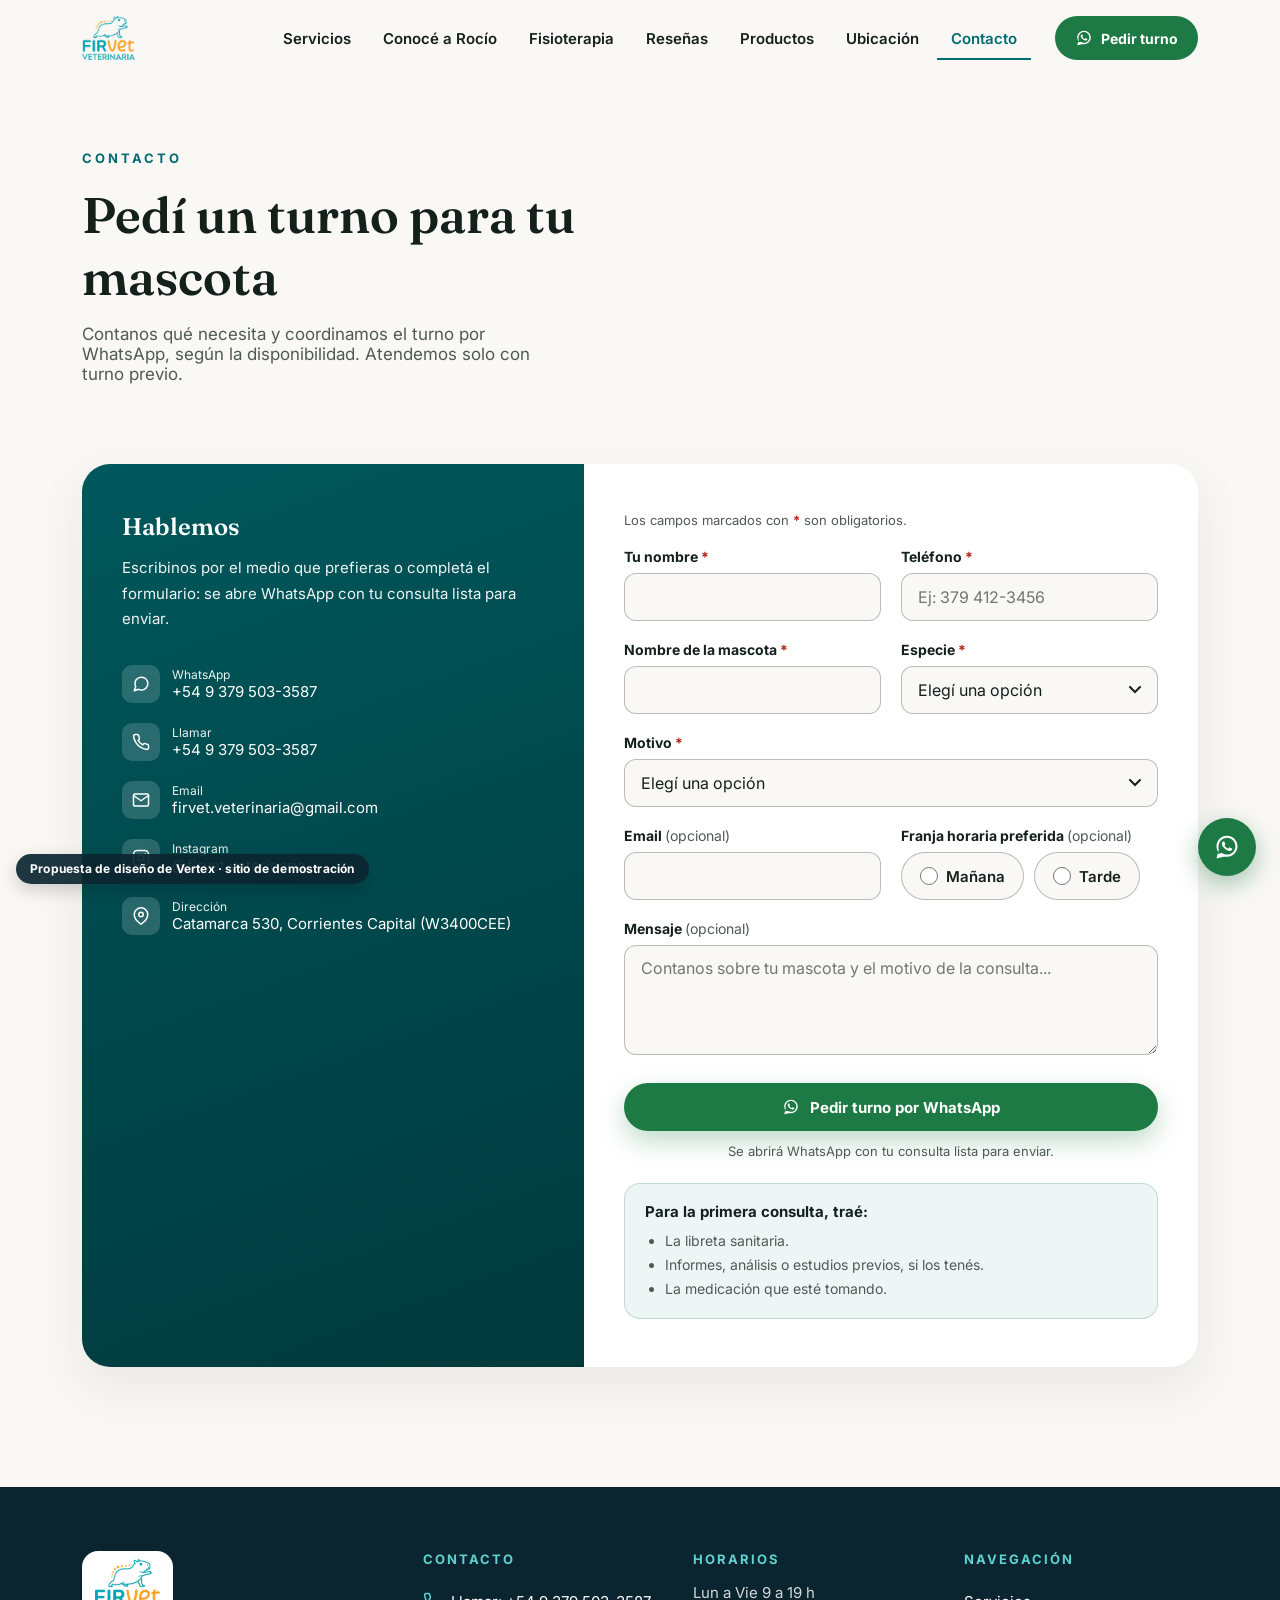
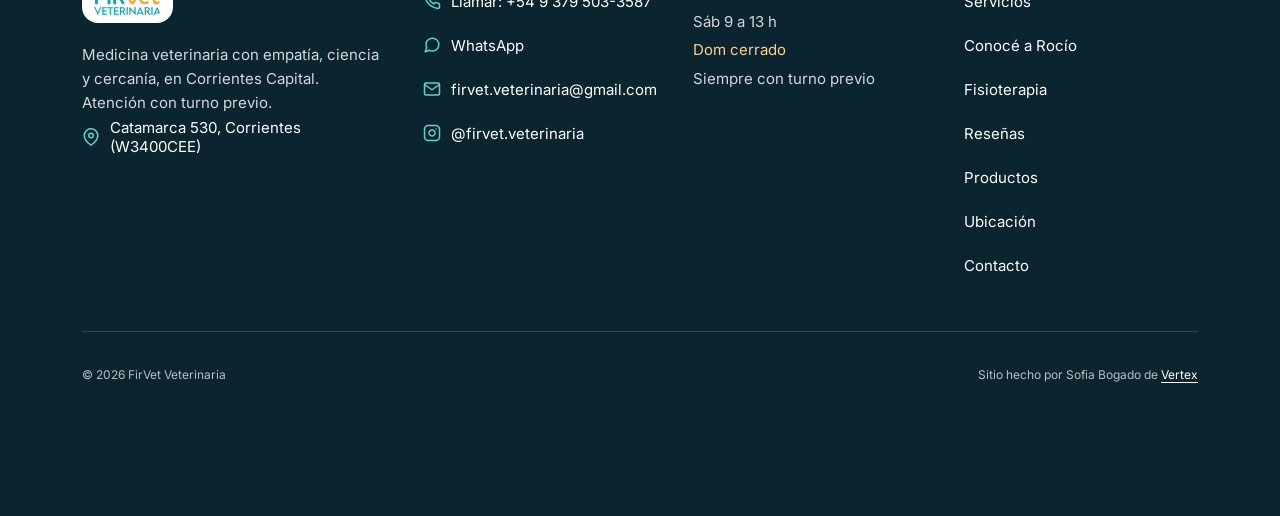
<file: contacto.html>
<!DOCTYPE html>
<html lang="es">
<head>
<!-- Google Tag Manager -->
<script>(function(w,d,s,l,i){w[l]=w[l]||[];w[l].push({'gtm.start':
new Date().getTime(),event:'gtm.js'});var f=d.getElementsByTagName(s)[0],
j=d.createElement(s),dl=l!='dataLayer'?'&l='+l:'';j.async=true;j.src=
'https://www.googletagmanager.com/gtm.js?id='+i+dl;f.parentNode.insertBefore(j,f);
})(window,document,'script','dataLayer','GTM-5HXCVXFG');</script>
<!-- End Google Tag Manager -->
<meta charset="UTF-8">
<meta name="viewport" content="width=device-width, initial-scale=1.0">
<!-- DEMO: sacar esta línea cuando la clienta apruebe el sitio y se publique de verdad (y poner DEMO = false en site.js) -->
<meta name="robots" content="noindex, nofollow">
<meta name="theme-color" content="#0A8F94">
<title>Contacto y turnos — FirVet Veterinaria</title>
<meta name="description" content="Pedí un turno para tu mascota en FirVet por WhatsApp, o escribinos por email o Instagram. Catamarca 530, Corrientes Capital.">
<link rel="canonical" href="https://bogadosofia.github.io/FirVet/contacto.html">
<meta property="og:type" content="website">
<meta property="og:site_name" content="FirVet Veterinaria">
<meta property="og:locale" content="es_AR">
<meta property="og:url" content="https://bogadosofia.github.io/FirVet/contacto.html">
<meta property="og:title" content="Contacto y turnos — FirVet Veterinaria">
<meta property="og:description" content="Pedí un turno para tu mascota en FirVet por WhatsApp, o escribinos por email o Instagram. Catamarca 530, Corrientes Capital.">
<meta property="og:image" content="https://bogadosofia.github.io/FirVet/og-image.jpg">
<meta property="og:image:width" content="1200">
<meta property="og:image:height" content="630">
<meta property="og:image:alt" content="Logo de FirVet Veterinaria, Catamarca 530, Corrientes Capital">
<meta name="twitter:card" content="summary_large_image">
<meta name="twitter:title" content="Contacto y turnos — FirVet Veterinaria">
<meta name="twitter:description" content="Pedí un turno para tu mascota en FirVet por WhatsApp, o escribinos por email o Instagram. Catamarca 530, Corrientes Capital.">
<meta name="twitter:image" content="https://bogadosofia.github.io/FirVet/og-image.jpg">
<link rel="icon" href="favicon.ico" sizes="48x48">
<link rel="icon" type="image/png" sizes="32x32" href="icons/favicon-32.png">
<link rel="icon" type="image/png" sizes="16x16" href="icons/favicon-16.png">
<link rel="apple-touch-icon" sizes="180x180" href="icons/apple-touch-icon.png">
<link rel="manifest" href="manifest.json">
<meta name="apple-mobile-web-app-capable" content="yes">
<meta name="apple-mobile-web-app-status-bar-style" content="default">
<meta name="apple-mobile-web-app-title" content="FirVet">
<link rel="preconnect" href="https://fonts.googleapis.com">
<link rel="preconnect" href="https://fonts.gstatic.com" crossorigin>
<link href="https://fonts.googleapis.com/css2?family=Fraunces:opsz,wght@9..144,500;9..144,600;9..144,700&family=Inter:wght@400;500;600;700&display=swap" rel="stylesheet">
<link rel="stylesheet" href="site.css">
<style>

  /* FLOATING NAV */

  /* WHATSAPP FAB */

  /* OFF-CANVAS MENU */

  /* PAGE HERO */
  .page-hero{padding:150px 0 60px;}

  .page-hero h1{
    font-size:clamp(32px,5vw,50px);
    font-weight:600;
    max-width:640px;
    margin-bottom:16px;
  }
  .page-hero p{color:var(--text-sub);font-size:17px;max-width:480px;}

  /* CONTACT SECTION */
  .contact-section{padding:20px 0 120px;}
  .contact-wrap{
    display:grid;
    grid-template-columns:0.9fr 1.1fr;
    gap:0;
    border-radius:28px;
    overflow:hidden;
    box-shadow:0 20px 50px rgba(20,32,27,0.08);
  }
  .contact-info{
    /* Fondo más oscuro: el texto blanco y el blanco 92% quedan sobre 6:1 de contraste (AA) */
    background:linear-gradient(160deg, #00585C, #00393C);
    color:#fff;
    padding:48px 40px;
    position:relative;
  }
  .contact-info h2{font-size:24px;font-weight:600;margin-bottom:14px;}
  .contact-info > p{color:rgba(255,255,255,0.94);font-size:15px;line-height:1.7;margin-bottom:28px;}
  .contact-info-item{
    display:flex;
    align-items:center;
    gap:12px;
    min-height:48px;
    margin-bottom:10px;
    font-size:15px;
    color:#fff;
  }
  .contact-info-item:hover span{text-decoration:underline;text-underline-offset:3px;}
  .contact-info-item small{display:block;font-size:12px;color:rgba(255,255,255,0.92);}
  .contact-info-item .ic{
    width:38px;height:38px;
    border-radius:10px;
    background:rgba(255,255,255,0.16);
    display:flex;align-items:center;justify-content:center;
    flex-shrink:0;
  }
  .contact-info-item .ic svg{width:18px;height:18px;stroke:#fff;}
  .contact-form{
    background:var(--surface);
    padding:48px 40px;
  }
  .form-row{
    display:grid;
    grid-template-columns:1fr 1fr;
    gap:20px;
  }
  .form-legend{font-size:13px;color:var(--text-sub);margin-bottom:20px;}
  .req{color:#B42318;font-weight:700;}
  .opt{font-weight:400;color:var(--text-sub);}
  .field{margin-bottom:20px;border:none;min-width:0;}
  .field > label,
  .field legend{
    display:block;
    font-size:14px;
    font-weight:700;
    color:var(--ink);
    margin-bottom:8px;
    padding:0;
  }
  .field input:not([type=radio]),
  .field select,
  .field textarea{
    width:100%;
    min-height:48px;
    background:var(--bg);
    border:1.5px solid rgba(20,32,27,0.28);
    border-radius:12px;
    padding:12px 16px;
    color:var(--ink);
    font-family:inherit;
    font-size:16px; /* evita el zoom automático en iOS */
    transition:border-color .2s ease, box-shadow .2s ease;
  }
  .field select{
    appearance:none;-webkit-appearance:none;
    background-image:url("data:image/svg+xml,%3Csvg xmlns='http://www.w3.org/2000/svg' width='12' height='8' viewBox='0 0 12 8'%3E%3Cpath d='M1 1l5 5 5-5' fill='none' stroke='%2314201B' stroke-width='2' stroke-linecap='round'/%3E%3C/svg%3E");
    background-repeat:no-repeat;background-position:right 16px center;padding-right:40px;
  }
  .field input:focus-visible,
  .field select:focus-visible,
  .field textarea:focus-visible{
    outline:none;
    border-color:var(--primary-strong);
    box-shadow:0 0 0 3px rgba(0,107,112,0.25);
  }
  .field textarea{resize:vertical;min-height:110px;}
  .field [aria-invalid="true"]{border-color:#B42318 !important;background-color:#FEF3F2 !important;}
  .field-error{display:none;margin-top:6px;font-size:13px;font-weight:600;color:#B42318;}
  .field-error:not(:empty){display:flex;gap:6px;align-items:flex-start;}
  .field-error:not(:empty)::before{content:'!';flex-shrink:0;width:16px;height:16px;border-radius:50%;background:#B42318;color:#fff;font-size:11px;display:inline-flex;align-items:center;justify-content:center;margin-top:1px;}
  .radio-row{display:flex;gap:10px;flex-wrap:wrap;}
  .radio-row label{
    display:inline-flex;align-items:center;gap:8px;min-height:48px;padding:0 18px;
    border:1.5px solid rgba(20,32,27,0.28);border-radius:999px;cursor:pointer;font-size:15px;font-weight:600;background:var(--bg);
  }
  .radio-row input{width:18px;height:18px;accent-color:var(--primary-strong);}
  .radio-row label:has(input:checked){border-color:var(--primary-strong);background:rgba(0,107,112,0.08);}
  .radio-row label:has(input:focus-visible){outline:3px solid var(--primary-strong);outline-offset:2px;}
  .contact-form .pill-btn{width:100%;margin-top:4px;}
  .form-note{
    font-size:13px;
    color:var(--text-sub);
    margin-top:12px;
    text-align:center;
  }
  .form-status{font-size:14px;margin-top:14px;text-align:center;}
  .form-status:empty{display:none;}
  .form-status.success{color:var(--primary-strong);font-weight:600;}
  .form-status.error{color:#B42318;font-weight:600;}
  .first-visit{margin-top:24px;padding:18px 20px;border-radius:16px;background:#EEF6F5;border:1px solid rgba(0,107,112,0.2);}
  .first-visit h2{font-family:'Inter',sans-serif;font-size:15px;font-weight:700;color:var(--ink);margin-bottom:8px;}
  .first-visit ul{list-style:disc;padding-left:20px;font-size:14px;line-height:1.7;color:var(--text-sub);}

  @media(max-width:900px){
    .contact-wrap{grid-template-columns:1fr;border-radius:22px;}
  }
  @media(max-width:640px){

    .page-hero{padding:110px 0 40px;}
    .contact-section{padding:0 0 70px;}
    .form-row{grid-template-columns:1fr;}
    .contact-form,.contact-info{padding:30px 22px;}

  }
</style>
</head>
<body>
<!-- Google Tag Manager (noscript) -->
<noscript><iframe src="https://www.googletagmanager.com/ns.html?id=GTM-5HXCVXFG"
height="0" width="0" style="display:none;visibility:hidden"></iframe></noscript>
<!-- End Google Tag Manager (noscript) -->

<a class="skip-link" href="#main">Saltar al contenido</a>

<header class="site-header" id="siteHeader">
  <div class="container header-inner">
    <a href="index.html" class="brand"><img src="logo.webp" alt="FirVet Veterinaria — inicio" width="53" height="44"></a>
    <nav class="main-nav" aria-label="Principal">
      <ul>
        <li><a href="index.html#servicios">Servicios</a></li>
        <li><a href="index.html#rocio">Conocé a Rocío</a></li>
        <li><a href="index.html#fisioterapia">Fisioterapia</a></li>
        <li><a href="index.html#resenas">Reseñas</a></li>
        <li><a href="tienda.html">Productos</a></li>
        <li><a href="index.html#ubicacion">Ubicación</a></li>
        <li><a href="contacto.html">Contacto</a></li>
      </ul>
    </nav>
    <a class="header-cta" href="https://wa.me/5493795033587?text=%C2%A1Hola%20FirVet!%20Quiero%20pedir%20un%20turno%20para%20mi%20mascota." target="_blank" rel="noopener"><svg viewBox="0 0 32 32" aria-hidden="true"><path d="M16.001 3C9.373 3 4 8.373 4 15c0 2.362.688 4.564 1.874 6.418L4 29l7.775-1.842A11.94 11.94 0 0 0 16.001 27C22.628 27 28 21.627 28 15S22.628 3 16.001 3zm0 21.6c-1.98 0-3.855-.548-5.457-1.5l-.392-.232-4.61 1.092 1.127-4.49-.257-.407A9.55 9.55 0 0 1 6.4 15c0-5.294 4.307-9.6 9.601-9.6 5.293 0 9.6 4.306 9.6 9.6 0 5.293-4.307 9.6-9.6 9.6zm5.264-7.19c-.288-.144-1.706-.843-1.971-.938-.264-.096-.457-.144-.649.144-.192.288-.745.938-.913 1.13-.168.192-.336.216-.624.072-.288-.144-1.216-.448-2.316-1.428-.856-.763-1.434-1.706-1.602-1.994-.168-.288-.018-.444.126-.588.129-.128.288-.336.432-.504.144-.168.192-.288.288-.48.096-.192.048-.36-.024-.504-.072-.144-.649-1.564-.889-2.14-.234-.563-.472-.487-.649-.496l-.553-.01c-.192 0-.504.072-.768.36-.264.288-1.008.985-1.008 2.404 0 1.418 1.032 2.788 1.176 2.98.144.192 2.03 3.1 4.918 4.347.687.297 1.223.474 1.641.606.689.219 1.316.188 1.812.114.553-.083 1.706-.697 1.947-1.372.24-.674.24-1.252.168-1.372-.072-.12-.264-.192-.552-.336z"/></svg>Pedir turno</a>
    <button type="button" class="menu-btn" id="menuToggle" aria-label="Abrir menú" aria-expanded="false" aria-controls="menuPanel">
      <svg viewBox="0 0 24 24" fill="none" stroke-width="2" stroke-linecap="round" stroke-linejoin="round" aria-hidden="true">
        <line class="bar bar1" x1="3" y1="6" x2="21" y2="6"/>
        <line class="bar bar2" x1="3" y1="12" x2="21" y2="12"/>
        <line class="bar bar3" x1="3" y1="18" x2="21" y2="18"/>
      </svg>
    </button>
  </div>
</header>

<div class="menu-panel" id="menuPanel" role="dialog" aria-modal="true" aria-label="Menú">
  <div class="menu-panel-inner">
    <nav class="menu-links" aria-label="Menú principal">
      <a href="index.html#servicios">Servicios</a>
      <a href="index.html#rocio">Conocé a Rocío</a>
      <a href="index.html#fisioterapia">Fisioterapia</a>
      <a href="index.html#resenas">Reseñas</a>
      <a href="tienda.html">Productos</a>
      <a href="index.html#ubicacion">Ubicación</a>
      <a href="contacto.html">Contacto</a>
    </nav>
    <div class="menu-call">
      <a class="pill-btn light" href="tel:+5493795033587"><svg stroke="currentColor" viewBox="0 0 24 24" fill="none" stroke-width="2" stroke-linecap="round" stroke-linejoin="round" aria-hidden="true"><path d="M22 16.92v3a2 2 0 0 1-2.18 2 19.79 19.79 0 0 1-8.63-3.07 19.5 19.5 0 0 1-6-6 19.79 19.79 0 0 1-3.07-8.67A2 2 0 0 1 4.11 2h3a2 2 0 0 1 2 1.72c.13.96.36 1.9.68 2.81a2 2 0 0 1-.45 2.11L8.09 9.91a16 16 0 0 0 6 6l1.27-1.27a2 2 0 0 1 2.11-.45c.91.32 1.85.55 2.81.68A2 2 0 0 1 22 16.92z"/></svg>Llamar al +54 9 379 503-3587</a>
      <p>Atendemos solo con turno previo, coordinado por WhatsApp.</p>
    </div>
    <div class="menu-foot">
      <a href="https://wa.me/5493795033587" target="_blank" rel="noopener">WhatsApp +54 9 379 503-3587</a>
      <a href="mailto:firvet.veterinaria@gmail.com">firvet.veterinaria@gmail.com</a>
      <a href="https://instagram.com/firvet.veterinaria" target="_blank" rel="noopener">@firvet.veterinaria</a>
      <a href="https://maps.app.goo.gl/swao9cz3iKC9LN326" target="_blank" rel="noopener">Catamarca 530, Corrientes</a>
    </div>
  </div>
</div>

<a href="https://wa.me/5493795033587?text=%C2%A1Hola%20FirVet!%20Quiero%20pedir%20un%20turno%20para%20mi%20mascota." target="_blank" rel="noopener" class="whatsapp-fab" aria-label="Escribinos por WhatsApp">
  <svg viewBox="0 0 32 32" aria-hidden="true"><path d="M16.001 3C9.373 3 4 8.373 4 15c0 2.362.688 4.564 1.874 6.418L4 29l7.775-1.842A11.94 11.94 0 0 0 16.001 27C22.628 27 28 21.627 28 15S22.628 3 16.001 3zm0 21.6c-1.98 0-3.855-.548-5.457-1.5l-.392-.232-4.61 1.092 1.127-4.49-.257-.407A9.55 9.55 0 0 1 6.4 15c0-5.294 4.307-9.6 9.601-9.6 5.293 0 9.6 4.306 9.6 9.6 0 5.293-4.307 9.6-9.6 9.6zm5.264-7.19c-.288-.144-1.706-.843-1.971-.938-.264-.096-.457-.144-.649.144-.192.288-.745.938-.913 1.13-.168.192-.336.216-.624.072-.288-.144-1.216-.448-2.316-1.428-.856-.763-1.434-1.706-1.602-1.994-.168-.288-.018-.444.126-.588.129-.128.288-.336.432-.504.144-.168.192-.288.288-.48.096-.192.048-.36-.024-.504-.072-.144-.649-1.564-.889-2.14-.234-.563-.472-.487-.649-.496l-.553-.01c-.192 0-.504.072-.768.36-.264.288-1.008.985-1.008 2.404 0 1.418 1.032 2.788 1.176 2.98.144.192 2.03 3.1 4.918 4.347.687.297 1.223.474 1.641.606.689.219 1.316.188 1.812.114.553-.083 1.706-.697 1.947-1.372.24-.674.24-1.252.168-1.372-.072-.12-.264-.192-.552-.336z"/></svg>
</a>

<main id="main">
<section class="page-hero">
  <div class="container">
    <span class="eyebrow">Contacto</span>
    <h1>Pedí un turno para tu mascota</h1>
    <p>Contanos qué necesita y coordinamos el turno por WhatsApp, según la disponibilidad. Atendemos solo con turno previo.</p>
  </div>
</section>

<section class="contact-section">
  <div class="container">
    <div class="contact-wrap reveal">
      <div class="contact-info">
        <h2>Hablemos</h2>
        <p>Escribinos por el medio que prefieras o completá el formulario: se abre WhatsApp con tu consulta lista para enviar.</p>
        <a href="https://wa.me/5493795033587" target="_blank" rel="noopener" class="contact-info-item">
          <div class="ic">
            <svg viewBox="0 0 24 24" fill="none" stroke="currentColor" stroke-width="2" stroke-linecap="round" stroke-linejoin="round" aria-hidden="true"><path d="M21 11.5a8.38 8.38 0 0 1-.9 3.8 8.5 8.5 0 0 1-7.6 4.7 8.38 8.38 0 0 1-3.8-.9L3 21l1.9-5.7a8.38 8.38 0 0 1-.9-3.8 8.5 8.5 0 0 1 4.7-7.6 8.38 8.38 0 0 1 3.8-.9h.5a8.48 8.48 0 0 1 8 8v.5z"/></svg>
          </div>
          <span><small>WhatsApp</small>+54 9 379 503-3587</span>
        </a>
        <a href="tel:+5493795033587" class="contact-info-item">
          <div class="ic">
            <svg viewBox="0 0 24 24" fill="none" stroke="currentColor" stroke-width="2" stroke-linecap="round" stroke-linejoin="round" aria-hidden="true"><path d="M22 16.92v3a2 2 0 0 1-2.18 2 19.79 19.79 0 0 1-8.63-3.07 19.5 19.5 0 0 1-6-6 19.79 19.79 0 0 1-3.07-8.67A2 2 0 0 1 4.11 2h3a2 2 0 0 1 2 1.72c.13.96.36 1.9.68 2.81a2 2 0 0 1-.45 2.11L8.09 9.91a16 16 0 0 0 6 6l1.27-1.27a2 2 0 0 1 2.11-.45c.91.32 1.85.55 2.81.68A2 2 0 0 1 22 16.92z"/></svg>
          </div>
          <span><small>Llamar</small>+54 9 379 503-3587</span>
        </a>
        <a href="mailto:firvet.veterinaria@gmail.com" class="contact-info-item">
          <div class="ic">
            <svg viewBox="0 0 24 24" fill="none" stroke="currentColor" stroke-width="2" stroke-linecap="round" stroke-linejoin="round" aria-hidden="true"><rect x="2" y="4" width="20" height="16" rx="2"/><path d="m22 6-10 7L2 6"/></svg>
          </div>
          <span><small>Email</small>firvet.veterinaria@gmail.com</span>
        </a>
        <a href="https://instagram.com/firvet.veterinaria" target="_blank" rel="noopener" class="contact-info-item">
          <div class="ic">
            <svg viewBox="0 0 24 24" fill="none" stroke="currentColor" stroke-width="2" stroke-linecap="round" stroke-linejoin="round" aria-hidden="true"><rect x="2" y="2" width="20" height="20" rx="5" ry="5"/><path d="M16 11.37A4 4 0 1 1 12.63 8 4 4 0 0 1 16 11.37z"/><line x1="17.5" y1="6.5" x2="17.51" y2="6.5"/></svg>
          </div>
          <span><small>Instagram</small>@firvet.veterinaria</span>
        </a>
        <a href="https://maps.app.goo.gl/swao9cz3iKC9LN326" target="_blank" rel="noopener" class="contact-info-item">
          <div class="ic">
            <svg viewBox="0 0 24 24" fill="none" stroke="currentColor" stroke-width="2" stroke-linecap="round" stroke-linejoin="round" aria-hidden="true"><path d="M21 10c0 7-9 13-9 13s-9-6-9-13a9 9 0 0 1 18 0z"/><circle cx="12" cy="10" r="3"/></svg>
          </div>
          <span><small>Dirección</small>Catamarca 530, Corrientes Capital (W3400CEE)</span>
        </a>
      </div>

      <form class="contact-form" id="contactForm" novalidate aria-describedby="formLegend">
        <p class="form-legend" id="formLegend">Los campos marcados con <span class="req" aria-hidden="true">*</span> son obligatorios.</p>
        <div class="form-row">
          <div class="field">
            <label for="name">Tu nombre <span class="req" aria-hidden="true">*</span></label>
            <input type="text" id="name" name="name" autocomplete="name" required minlength="2" aria-describedby="name-error">
            <p class="field-error" id="name-error"></p>
          </div>
          <div class="field">
            <label for="phone">Teléfono <span class="req" aria-hidden="true">*</span></label>
            <input type="tel" id="phone" name="phone" autocomplete="tel" inputmode="tel" required pattern="[0-9+()\-\s]{8,20}" placeholder="Ej: 379 412-3456" aria-describedby="phone-error">
            <p class="field-error" id="phone-error"></p>
          </div>
        </div>
        <div class="form-row">
          <div class="field">
            <label for="pet">Nombre de la mascota <span class="req" aria-hidden="true">*</span></label>
            <input type="text" id="pet" name="pet" autocomplete="off" required aria-describedby="pet-error">
            <p class="field-error" id="pet-error"></p>
          </div>
          <div class="field">
            <label for="species">Especie <span class="req" aria-hidden="true">*</span></label>
            <select id="species" name="species" required aria-describedby="species-error">
              <option value="">Elegí una opción</option>
              <option>Perro</option>
              <option>Gato</option>
              <option>Conejo</option>
              <option>Cobayo</option>
              <option>Otro exótico</option>
              <option>Otro</option>
            </select>
            <p class="field-error" id="species-error"></p>
          </div>
        </div>
        <div class="field">
          <label for="reason">Motivo <span class="req" aria-hidden="true">*</span></label>
          <select id="reason" name="reason" required aria-describedby="reason-error">
            <option value="">Elegí una opción</option>
            <option value="Consulta">Consulta</option>
            <option value="Control">Control</option>
            <!-- TODO CONTENIDO: "Vacunación" no figura en la lista de servicios de la web oficial (sí aparece en una reseña). Confirmar con la clienta si se deja. -->
            <option value="Vacunación">Vacunación</option>
            <option value="Fisioterapia / rehabilitación">Fisioterapia / rehabilitación</option>
            <option value="Cirugía">Cirugía</option>
            <option value="Diagnóstico / estudios">Diagnóstico / estudios</option>
            <option value="Animal exótico">Animal exótico</option>
            <option value="Otro">Otro</option>
          </select>
          <p class="field-error" id="reason-error"></p>
        </div>
        <div class="form-row">
          <div class="field">
            <label for="email">Email <span class="opt">(opcional)</span></label>
            <input type="email" id="email" name="email" autocomplete="email" inputmode="email" aria-describedby="email-error">
            <p class="field-error" id="email-error"></p>
          </div>
          <fieldset class="field">
            <legend>Franja horaria preferida <span class="opt">(opcional)</span></legend>
            <div class="radio-row">
              <label><input type="radio" name="slot" value="Mañana"> Mañana</label>
              <label><input type="radio" name="slot" value="Tarde"> Tarde</label>
            </div>
          </fieldset>
        </div>
        <div class="field">
          <label for="message">Mensaje <span class="opt">(opcional)</span></label>
          <textarea id="message" name="message" placeholder="Contanos sobre tu mascota y el motivo de la consulta..."></textarea>
        </div>
        <button type="submit" class="pill-btn wa">
          <svg viewBox="0 0 32 32" fill="#fff" aria-hidden="true"><path d="M16.001 3C9.373 3 4 8.373 4 15c0 2.362.688 4.564 1.874 6.418L4 29l7.775-1.842A11.94 11.94 0 0 0 16.001 27C22.628 27 28 21.627 28 15S22.628 3 16.001 3zm0 21.6c-1.98 0-3.855-.548-5.457-1.5l-.392-.232-4.61 1.092 1.127-4.49-.257-.407A9.55 9.55 0 0 1 6.4 15c0-5.294 4.307-9.6 9.601-9.6 5.293 0 9.6 4.306 9.6 9.6 0 5.293-4.307 9.6-9.6 9.6zm5.264-7.19c-.288-.144-1.706-.843-1.971-.938-.264-.096-.457-.144-.649.144-.192.288-.745.938-.913 1.13-.168.192-.336.216-.624.072-.288-.144-1.216-.448-2.316-1.428-.856-.763-1.434-1.706-1.602-1.994-.168-.288-.018-.444.126-.588.129-.128.288-.336.432-.504.144-.168.192-.288.288-.48.096-.192.048-.36-.024-.504-.072-.144-.649-1.564-.889-2.14-.234-.563-.472-.487-.649-.496l-.553-.01c-.192 0-.504.072-.768.36-.264.288-1.008.985-1.008 2.404 0 1.418 1.032 2.788 1.176 2.98.144.192 2.03 3.1 4.918 4.347.687.297 1.223.474 1.641.606.689.219 1.316.188 1.812.114.553-.083 1.706-.697 1.947-1.372.24-.674.24-1.252.168-1.372-.072-.12-.264-.192-.552-.336z"/></svg>
          Pedir turno por WhatsApp
        </button>
        <p class="form-note">Se abrirá WhatsApp con tu consulta lista para enviar.</p>
        <p class="form-status" id="formStatus" role="status" aria-live="polite"></p>
        <aside class="first-visit" aria-labelledby="firstVisitTitle">
          <h2 id="firstVisitTitle">Para la primera consulta, traé:</h2>
          <ul>
            <li>La libreta sanitaria.</li>
            <li>Informes, análisis o estudios previos, si los tenés.</li>
            <li>La medicación que esté tomando.</li>
          </ul>
        </aside>
      </form>
    </div>
  </div>
</section>

</main>

<footer class="site-footer on-dark">
  <div class="container">
    <div class="footer-grid">
      <div class="footer-brand">
        <img src="logo.webp" alt="FirVet Veterinaria" width="67" height="56" loading="lazy">
        <p>Medicina veterinaria con empatía, ciencia y cercanía, en Corrientes Capital. Atención con turno previo.</p>
        <ul class="footer-list">
          <li><a href="https://maps.app.goo.gl/swao9cz3iKC9LN326" target="_blank" rel="noopener"><svg viewBox="0 0 24 24" fill="none" stroke-width="2" stroke-linecap="round" stroke-linejoin="round" aria-hidden="true"><path d="M21 10c0 7-9 13-9 13s-9-6-9-13a9 9 0 0 1 18 0z"/><circle cx="12" cy="10" r="3"/></svg>Catamarca 530, Corrientes (W3400CEE)</a></li>
        </ul>
      </div>
      <div>
        <h2>Contacto</h2>
        <ul class="footer-list">
          <li><a href="tel:+5493795033587"><svg viewBox="0 0 24 24" fill="none" stroke-width="2" stroke-linecap="round" stroke-linejoin="round" aria-hidden="true"><path d="M22 16.92v3a2 2 0 0 1-2.18 2 19.79 19.79 0 0 1-8.63-3.07 19.5 19.5 0 0 1-6-6 19.79 19.79 0 0 1-3.07-8.67A2 2 0 0 1 4.11 2h3a2 2 0 0 1 2 1.72c.13.96.36 1.9.68 2.81a2 2 0 0 1-.45 2.11L8.09 9.91a16 16 0 0 0 6 6l1.27-1.27a2 2 0 0 1 2.11-.45c.91.32 1.85.55 2.81.68A2 2 0 0 1 22 16.92z"/></svg>Llamar: +54 9 379 503-3587</a></li>
          <li><a href="https://wa.me/5493795033587?text=%C2%A1Hola%20FirVet!%20Quiero%20pedir%20un%20turno%20para%20mi%20mascota." target="_blank" rel="noopener"><svg viewBox="0 0 24 24" fill="none" stroke-width="2" stroke-linecap="round" stroke-linejoin="round" aria-hidden="true"><path d="M21 11.5a8.38 8.38 0 0 1-.9 3.8 8.5 8.5 0 0 1-7.6 4.7 8.38 8.38 0 0 1-3.8-.9L3 21l1.9-5.7a8.38 8.38 0 0 1-.9-3.8 8.5 8.5 0 0 1 4.7-7.6 8.38 8.38 0 0 1 3.8-.9h.5a8.48 8.48 0 0 1 8 8v.5z"/></svg>WhatsApp</a></li>
          <li><a href="mailto:firvet.veterinaria@gmail.com"><svg viewBox="0 0 24 24" fill="none" stroke-width="2" stroke-linecap="round" stroke-linejoin="round" aria-hidden="true"><rect x="2" y="4" width="20" height="16" rx="2"/><path d="m22 6-10 7L2 6"/></svg>firvet.veterinaria@gmail.com</a></li>
          <li><a href="https://instagram.com/firvet.veterinaria" target="_blank" rel="noopener"><svg viewBox="0 0 24 24" fill="none" stroke-width="2" stroke-linecap="round" stroke-linejoin="round" aria-hidden="true"><rect x="2" y="2" width="20" height="20" rx="5"/><path d="M16 11.37A4 4 0 1 1 12.63 8 4 4 0 0 1 16 11.37z"/><line x1="17.5" y1="6.5" x2="17.51" y2="6.5"/></svg>@firvet.veterinaria</a></li>
        </ul>
      </div>
      <div class="footer-hours">
        <h2>Horarios</h2>
        <!-- TODO CONTENIDO: horarios sin confirmar (la web oficial no los publica). Confirmar con la clienta. -->
        <p>Lun a Vie 9 a 19 h</p>
        <p>Sáb 9 a 13 h</p>
        <p class="closed">Dom cerrado</p>
        <p>Siempre con turno previo</p>
      </div>
      <div>
        <h2>Navegación</h2>
        <ul class="footer-list">
          <li><a href="index.html#servicios">Servicios</a></li>
        <li><a href="index.html#rocio">Conocé a Rocío</a></li>
          <li><a href="index.html#fisioterapia">Fisioterapia</a></li>
          <li><a href="index.html#resenas">Reseñas</a></li>
          <li><a href="tienda.html">Productos</a></li>
          <li><a href="index.html#ubicacion">Ubicación</a></li>
          <li><a href="contacto.html">Contacto</a></li>
        </ul>
      </div>
    </div>
    <div class="footer-bottom">
      <span>&copy; 2026 FirVet Veterinaria</span>
      <span>Sitio hecho por Sofia Bogado de <a href="https://bogadosofia.github.io/Vertex/" target="_blank" rel="noopener">Vertex</a></span>
    </div>
  </div>
</footer>

<script>
  const form = document.getElementById('contactForm');
  const status = document.getElementById('formStatus');
  const WHATSAPP_NUMBER = '5493795033587';

  // Mensajes de error en español, independientes del idioma del navegador
  const MESSAGES = {
    name:    { valueMissing: 'Escribí tu nombre.', tooShort: 'El nombre es muy corto.' },
    phone:   { valueMissing: 'Escribí un teléfono para poder contactarte.', patternMismatch: 'Revisá el teléfono: usá solo números (mínimo 8).' },
    pet:     { valueMissing: 'Escribí el nombre de tu mascota.' },
    species: { valueMissing: 'Elegí la especie.' },
    reason:  { valueMissing: 'Elegí el motivo de la consulta.' },
    email:   { typeMismatch: 'Revisá el email (ejemplo: nombre@gmail.com).' },
  };

  function validateField(input){
    const msgs = MESSAGES[input.name];
    if (!msgs) return true;
    let msg = '';
    if (!input.validity.valid) {
      const key = Object.keys(msgs).find(k => input.validity[k]);
      msg = key ? msgs[key] : 'Revisá este campo.';
    }
    const errorEl = document.getElementById(input.id + '-error');
    if (errorEl) errorEl.textContent = msg;
    if (msg) input.setAttribute('aria-invalid', 'true'); else input.removeAttribute('aria-invalid');
    return !msg;
  }

  const fields = Array.from(form.querySelectorAll('input:not([type=radio]), select'));
  fields.forEach(input => {
    // Valida al salir del campo y, si ya tenía error, mientras se corrige
    input.addEventListener('blur', () => { if (input.value || input.hasAttribute('aria-invalid')) validateField(input); });
    input.addEventListener('input', () => { if (input.hasAttribute('aria-invalid')) validateField(input); });
    input.addEventListener('change', () => { if (input.hasAttribute('aria-invalid')) validateField(input); });
  });

  // Permite preseleccionar el motivo: contacto.html?motivo=fisioterapia
  const motivo = new URLSearchParams(location.search).get('motivo');
  if (motivo) {
    const opt = Array.from(form.reason.options).find(o => o.value && o.value.toLowerCase().startsWith(motivo.toLowerCase()));
    if (opt) form.reason.value = opt.value;
  }

  form.addEventListener('submit', (e) => {
    e.preventDefault();
    const invalid = fields.filter(f => !validateField(f));
    if (invalid.length) {
      status.className = 'form-status error';
      status.textContent = invalid.length === 1 ? 'Revisá 1 campo obligatorio.' : `Revisá ${invalid.length} campos obligatorios.`;
      invalid[0].focus();
      return;
    }

    const val = (n) => (form.elements[n].value || '').trim();
    const slot = (form.querySelector('input[name=slot]:checked') || {}).value;
    const lines = [
      '¡Hola FirVet! Quiero pedir un turno:',
      '',
      `*Nombre:* ${val('name')}`,
      `*Teléfono:* ${val('phone')}`,
      `*Mascota:* ${val('pet')} (${val('species')})`,
      `*Motivo:* ${val('reason')}`,
      slot ? `*Franja preferida:* ${slot}` : null,
      val('email') ? `*Email:* ${val('email')}` : null,
      val('message') ? `\n*Mensaje:* ${val('message')}` : null,
    ].filter(l => l !== null);

    const url = `https://wa.me/${WHATSAPP_NUMBER}?text=${encodeURIComponent(lines.join('\n'))}`;
    const win = window.open(url, '_blank');
    if (win) win.opener = null;
    else location.href = url; // si el navegador bloquea la ventana nueva
    status.className = 'form-status success';
    status.textContent = 'Listo: se abrió WhatsApp con tu consulta. Solo falta tocar Enviar.';
  });
</script>
<script src="site.js"></script>
</body>
</html>
</file>
<file: site.css>
/* =========================================================
   FirVet — estilos compartidos (header, menú, footer, base)
   Cada página suma sus estilos propios en su <style>.
   ========================================================= */
:root{
  --bg:#FAF8F5;
  --surface:#FFFFFF;
  --ink:#14201B;
  --primary:#0A8F94;        /* acentos, íconos y fondos decorativos */
  --primary-strong:#006B70; /* texto y botones sobre fondo claro (AA) */
  --secondary:#5FD3CF;      /* acento sobre fondos oscuros */
  --accent:#F9A225;
  --accent-strong:#9A5B00;  /* texto naranja sobre claro (AA) */
  --text-sub:#4F5A54;
  --text-on-dark:rgba(255,255,255,0.82);
  --menu-dark:#0B2530;
  --line:rgba(20,32,27,0.12);
  --header-h:76px;
}
*{margin:0;padding:0;box-sizing:border-box;}
html{scroll-behavior:smooth;-webkit-text-size-adjust:100%;text-size-adjust:100%;overflow-x:hidden;scroll-padding-top:calc(var(--header-h) + 12px);}
body{background:var(--bg);color:var(--ink);font-family:'Inter',sans-serif;overflow-x:hidden;}
a{text-decoration:none;color:inherit;}
ul{list-style:none;}
img{max-width:100%;}
h1,h2,h3,.serif{font-family:'Fraunces',serif;}
.container{max-width:1180px;margin:0 auto;padding:0 32px;}
[hidden]{display:none !important;}

/* FOCO VISIBLE */
:focus{outline:none;}
:focus-visible{outline:3px solid var(--primary-strong);outline-offset:3px;border-radius:6px;}
.on-dark :focus-visible,
.menu-panel :focus-visible,
.site-footer.on-dark :focus-visible{outline-color:var(--secondary);}

/* SKIP LINK */
.skip-link{
  position:fixed;top:12px;left:12px;z-index:300;
  background:var(--menu-dark);color:#fff;font-weight:700;
  padding:12px 18px;border-radius:999px;
  transform:translateY(-200%);transition:transform .2s ease;
}
.skip-link:focus{transform:translateY(0);}

/* TIPOGRAFÍA COMÚN */
.eyebrow{
  color:var(--primary-strong);
  font-size:13px;font-weight:700;letter-spacing:3px;text-transform:uppercase;
  margin-bottom:18px;display:block;
}
.on-dark .eyebrow{color:var(--secondary);}

/* BOTONES */
.pill-btn{
  display:inline-flex;align-items:center;justify-content:center;gap:10px;
  min-height:48px;
  background:var(--primary-strong);color:#fff;
  padding:14px 28px;border-radius:999px;border:none;cursor:pointer;
  font-family:inherit;font-weight:700;font-size:15px;
  box-shadow:0 10px 26px rgba(0,107,112,0.28);
  transition:transform .25s ease, box-shadow .25s ease, background .2s ease;
}
.pill-btn:hover{transform:translateY(-2px);box-shadow:0 14px 32px rgba(0,107,112,0.36);background:#00585C;}
.pill-btn svg{width:18px;height:18px;flex-shrink:0;}
.pill-btn.wa{background:#1E7A45;box-shadow:0 10px 26px rgba(30,122,69,0.28);}
.pill-btn.wa:hover{background:#18663A;}
.pill-btn.light{background:#fff;color:var(--primary-strong);box-shadow:0 10px 26px rgba(0,0,0,0.12);}
.pill-btn.light:hover{background:#EEF8F7;}
.text-link{
  display:inline-flex;align-items:center;gap:6px;min-height:44px;
  font-weight:700;color:var(--primary-strong);
  text-decoration:underline;text-underline-offset:4px;text-decoration-thickness:2px;
}
.text-link:hover{color:var(--ink);}
.on-dark .text-link{color:#fff;}

/* PLACEHOLDER DE CONTENIDO PENDIENTE */
.todo-placeholder{
  border:2px dashed rgba(154,91,0,0.55);background:#FFF6E5;color:#6B4600;
  border-radius:12px;padding:10px 14px;font-size:13px;line-height:1.5;
}
.on-dark .todo-placeholder,.menu-panel .todo-placeholder{background:rgba(249,162,37,0.12);color:#FFE2B3;border-color:rgba(249,162,37,0.6);}

/* REVEAL */
.reveal{opacity:0;transform:scale(.97);transition:opacity .7s cubic-bezier(.16,1,.3,1), transform .7s cubic-bezier(.16,1,.3,1);}
.reveal.visible{opacity:1;transform:scale(1);}

/* =========================================================
   HEADER
   ========================================================= */
.site-header{
  position:fixed;top:0;left:0;right:0;z-index:120;
  height:var(--header-h);
  transition:background .25s ease, box-shadow .25s ease, backdrop-filter .25s ease;
}
.site-header.scrolled{
  background:rgba(250,248,245,0.97);
  -webkit-backdrop-filter:saturate(1.4) blur(12px);
  backdrop-filter:saturate(1.4) blur(12px);
  box-shadow:0 1px 0 var(--line), 0 6px 20px rgba(20,32,27,0.06);
}
@supports not ((backdrop-filter:blur(1px)) or (-webkit-backdrop-filter:blur(1px))){
  .site-header.scrolled{background:var(--bg);}
}
.header-inner{height:100%;display:flex;align-items:center;gap:24px;}
.brand{display:inline-flex;align-items:center;min-height:44px;flex-shrink:0;}
.brand img{height:44px;width:auto;display:block;}
.main-nav{margin-left:auto;}
.main-nav ul{display:flex;align-items:center;gap:4px;}
.main-nav a{
  display:inline-flex;align-items:center;min-height:44px;padding:0 14px;border-radius:999px;
  font-weight:600;font-size:15px;color:var(--ink);
  transition:background .2s ease, color .2s ease;
}
.main-nav a:hover{background:rgba(10,143,148,0.1);color:var(--primary-strong);}
.main-nav a[aria-current]{color:var(--primary-strong);box-shadow:inset 0 -2px 0 var(--primary-strong);border-radius:0;}
.header-cta{
  display:inline-flex;align-items:center;gap:8px;min-height:44px;padding:0 20px;border-radius:999px;
  background:#1E7A45;color:#fff;font-weight:700;font-size:14px;white-space:nowrap;
  transition:background .2s ease;
}
.header-cta:hover{background:#18663A;}
.header-cta svg{width:18px;height:18px;fill:#fff;}
.menu-btn{
  display:none;margin-left:auto;
  width:48px;height:48px;border-radius:50%;
  background:var(--menu-dark);border:none;cursor:pointer;
  align-items:center;justify-content:center;
  box-shadow:0 6px 20px rgba(20,32,27,0.18);
  transition:transform .2s ease;
}
.menu-btn:hover{transform:scale(1.06);}
.menu-btn svg{width:20px;height:20px;}
.menu-btn .bar{stroke:#fff;transition:transform .3s ease, opacity .2s ease;transform-box:fill-box;transform-origin:center;}
.menu-btn[aria-expanded="true"] .bar1{transform:translateY(6px) rotate(45deg);}
.menu-btn[aria-expanded="true"] .bar2{opacity:0;}
.menu-btn[aria-expanded="true"] .bar3{transform:translateY(-6px) rotate(-45deg);}
.menu-btn[aria-expanded="true"]{background:#fff;}
.menu-btn[aria-expanded="true"] .bar{stroke:var(--menu-dark);}

/* Con el menú abierto el header se apoya sobre el fondo oscuro */
body.menu-open .site-header{background:var(--menu-dark);box-shadow:none;-webkit-backdrop-filter:none;backdrop-filter:none;}
body.menu-open .brand{background:#fff;border-radius:999px;padding:0 12px;}

@media (max-width:1023px){
  .main-nav,.header-cta{display:none;}
  .menu-btn{display:inline-flex;}
}

/* =========================================================
   MENÚ OVERLAY
   ========================================================= */
.menu-panel{
  position:fixed;inset:0;z-index:110;
  height:100vh;height:100dvh;max-height:100dvh;
  overflow-y:auto;overscroll-behavior:contain;
  background:var(--menu-dark);color:#fff;
  padding:calc(var(--header-h) + 16px) 32px 40px;
  display:flex;flex-direction:column;
  visibility:hidden;opacity:0;transform:translateX(100%);
  transition:transform .45s cubic-bezier(.16,1,.3,1), opacity .3s ease, visibility 0s linear .45s;
}
.menu-panel.open{visibility:visible;opacity:1;transform:translateX(0);transition:transform .45s cubic-bezier(.16,1,.3,1), opacity .3s ease, visibility 0s;}
/* margin:auto centra cuando sobra lugar y no corta arriba cuando falta */
.menu-panel-inner{max-width:1180px;width:100%;margin:auto;}
.menu-links{display:flex;flex-direction:column;gap:2px;}
.menu-links a{
  font-family:'Fraunces',serif;font-size:clamp(28px,6vw,52px);font-weight:600;
  padding:6px 0;display:inline-block;min-height:44px;
  color:rgba(255,255,255,0.78);
  transition:color .25s ease, padding-left .25s ease;
}
.menu-links a:hover{color:#fff;padding-left:12px;}
.menu-links a[aria-current]{color:var(--secondary);}
.menu-call{
  margin-top:28px;padding:18px 20px;border-radius:18px;
  background:rgba(255,255,255,0.06);border:1px solid rgba(255,255,255,0.14);
  display:flex;flex-direction:column;gap:12px;max-width:560px;
}
.menu-call strong{font-size:15px;}
.menu-call p{font-size:15px;line-height:1.5;color:var(--text-on-dark);}
.menu-foot{
  margin-top:28px;padding-top:20px;border-top:1px solid rgba(255,255,255,0.18);
  display:flex;gap:4px 28px;flex-wrap:wrap;font-size:15px;color:var(--text-on-dark);
}
.menu-foot a{display:inline-flex;align-items:center;min-height:44px;transition:color .2s ease;}
.menu-foot a:hover{color:#fff;text-decoration:underline;}
.install-app-btn{margin-top:24px;}

/* =========================================================
   BOTONES FLOTANTES
   ========================================================= */
.whatsapp-fab{
  position:fixed;bottom:24px;right:24px;z-index:100;
  width:58px;height:58px;border-radius:50%;
  background:#1E7A45;
  display:flex;align-items:center;justify-content:center;
  box-shadow:0 8px 24px rgba(30,122,69,0.4);
  transition:transform .25s ease, box-shadow .25s ease, opacity .2s ease;
}
.whatsapp-fab:hover{transform:scale(1.08);}
.whatsapp-fab svg{width:28px;height:28px;fill:#fff;}
body.menu-open .whatsapp-fab,
body.menu-open .cart-fab,
body.modal-open .whatsapp-fab{opacity:0;pointer-events:none;visibility:hidden;}

/* =========================================================
   FOOTER
   ========================================================= */
.site-footer{
  background:var(--menu-dark);color:var(--text-on-dark);
  padding:64px 0 calc(32px + 88px); /* deja lugar a los botones flotantes */
  font-size:15px;
}
.footer-grid{display:grid;grid-template-columns:1.3fr 1fr 1fr 1fr;gap:36px;}
.footer-brand img{height:56px;width:auto;background:#fff;border-radius:16px;padding:8px 12px;box-sizing:content-box;}
.footer-brand p{margin-top:16px;line-height:1.6;}
.site-footer h2{
  font-family:'Inter',sans-serif;font-size:13px;font-weight:700;letter-spacing:2px;text-transform:uppercase;
  color:var(--secondary);margin-bottom:12px;
}
.footer-list{display:flex;flex-direction:column;}
.footer-list a{display:inline-flex;align-items:center;gap:10px;min-height:44px;color:#fff;transition:color .2s ease;}
.footer-list a:hover{color:var(--secondary);text-decoration:underline;text-underline-offset:3px;}
.footer-list svg{width:18px;height:18px;flex-shrink:0;stroke:var(--secondary);}
.footer-hours p{line-height:1.9;}
.footer-hours .closed{color:#FFD08A;}
.footer-bottom{
  margin-top:44px;padding-top:20px;border-top:1px solid rgba(255,255,255,0.14);
  display:flex;justify-content:space-between;align-items:center;gap:0 12px;flex-wrap:wrap;
  font-size:12px;color:rgba(255,255,255,0.7);
}
.footer-bottom a{color:#fff;text-decoration:underline;text-underline-offset:3px;display:inline-flex;align-items:center;min-height:44px;}

/* =========================================================
   RESPONSIVE
   ========================================================= */
@media (max-width:900px){
  .footer-grid{grid-template-columns:1fr 1fr;}
}
@media (max-width:640px){
  :root{--header-h:64px;}
  .container{padding:0 20px;}
  .brand img{height:38px;}
  .menu-btn{width:46px;height:46px;}
  .menu-panel{padding:calc(var(--header-h) + 12px) 20px 32px;}
  .whatsapp-fab{bottom:16px;right:16px;width:52px;height:52px;}
  .whatsapp-fab svg{width:24px;height:24px;}
  .footer-grid{grid-template-columns:1fr;gap:28px;}
  .footer-bottom{flex-direction:column;}
}

/* MOVIMIENTO REDUCIDO */
@media (prefers-reduced-motion: reduce){
  html{scroll-behavior:auto;}
  *,*::before,*::after{animation-duration:.01ms !important;animation-iteration-count:1 !important;animation-delay:0s !important;transition-duration:.01ms !important;}
  .reveal{opacity:1;transform:none;}
}

/* Cartel de versión demo (lo agrega site.js mientras DEMO = true) */
.demo-banner{
  position:fixed;left:16px;bottom:16px;z-index:110;
  padding:7px 14px;border-radius:999px;
  background:rgba(11,37,48,0.92);color:#fff;
  font-size:12px;font-weight:700;letter-spacing:.2px;line-height:1.3;
  box-shadow:0 6px 18px rgba(0,0,0,0.18);pointer-events:none;
}
body.menu-open .demo-banner{display:none;}
@media(max-width:480px){.demo-extra{display:none;}}
</file>
